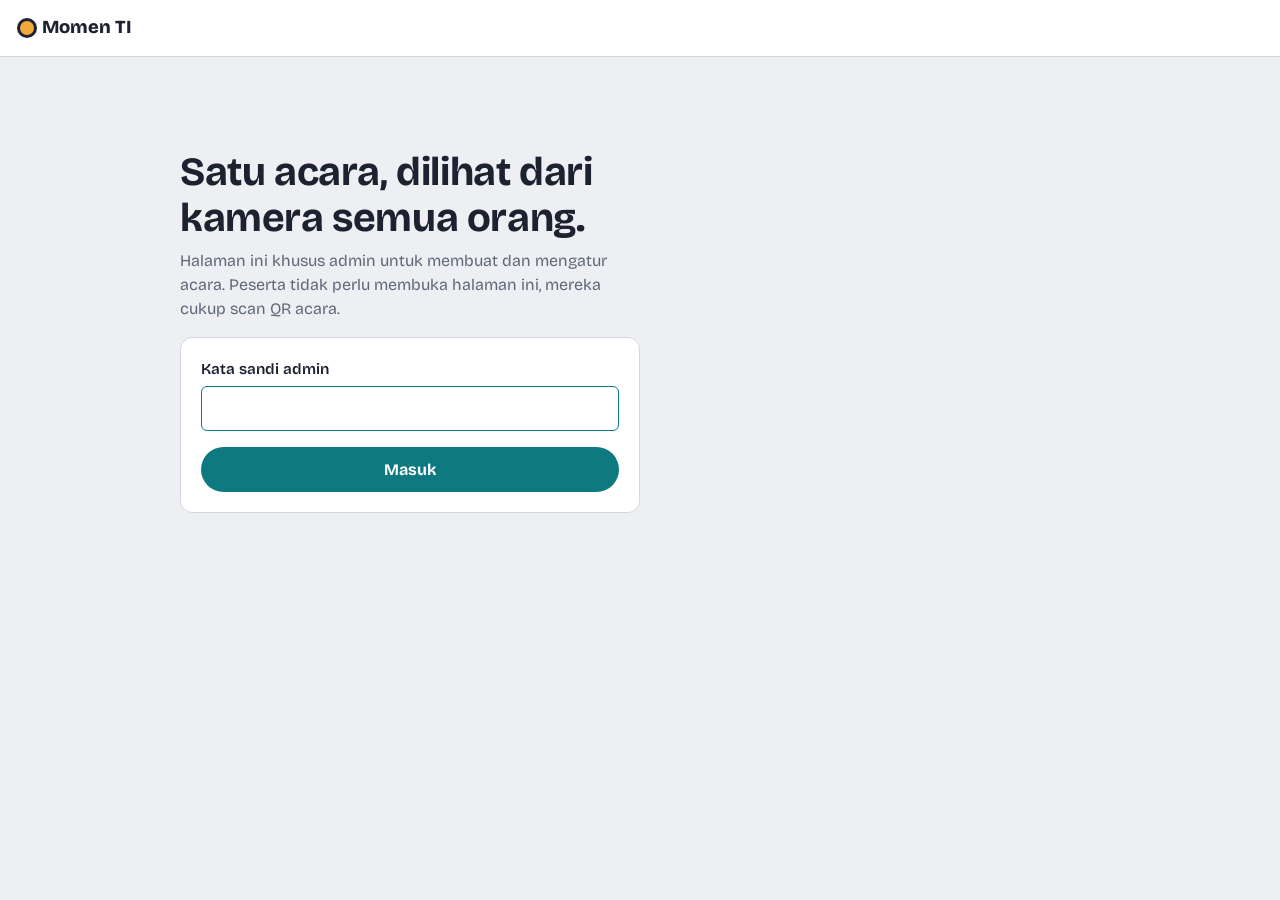
<file: index.html>
<!doctype html>
<html lang="id">
<head>
<meta charset="utf-8">
<meta name="viewport" content="width=device-width, initial-scale=1, viewport-fit=cover">
<link rel="manifest" href="manifest.json">
<link rel="icon" href="icon.svg">
<link rel="preconnect" href="https://fonts.googleapis.com"><link rel="preconnect" href="https://fonts.gstatic.com" crossorigin>
<link rel="preload" as="style" href="https://fonts.googleapis.com/css2?family=Bricolage+Grotesque:opsz,wght@12..96,400..800&display=swap" onload="this.onload=null;this.rel='stylesheet'"><noscript><link rel="stylesheet" href="https://fonts.googleapis.com/css2?family=Bricolage+Grotesque:opsz,wght@12..96,400..800&display=swap"></noscript>
<title>Momen TI</title>
<meta name="theme-color" content="#1C2230">
<link rel="stylesheet" href="css/style.css?v=13">
</head>
<body>
<header class="topbar">
  <a class="brand app-name" href="./">Momen TI</a>
  <div class="row" id="who-box"></div>
</header>
<main class="wrap">
  <div id="setup"></div>

  <section id="login" class="hidden" style="padding-top: 8vh; max-width: 460px">
    <h1>Satu acara, dilihat dari kamera semua orang.</h1>
    <p class="muted">Halaman ini khusus admin untuk membuat dan mengatur acara. Peserta tidak perlu membuka halaman ini, mereka cukup scan QR acara.</p>
    <form id="login-form" class="panel" novalidate>
      <label for="password">Kata sandi admin</label>
      <input id="password" type="password" autocomplete="current-password" required>
      <p id="login-msg" class="msg hidden" role="alert" style="margin-top:1rem"></p>
      <button class="btn block" style="margin-top:1rem">Masuk</button>
    </form>
  </section>

  <section id="dash" class="hidden">
    <div class="row spread" style="margin: .5rem 0 1.25rem">
      <h1 id="title" style="margin:0">Semua acara</h1>
      <div class="row"><a class="btn ghost" href="masukan.html" id="fb-link">💬 Masukan pengguna</a><button class="btn" id="btn-new">Buat acara</button></div>
    </div>
    <form id="new-form" class="panel hidden" novalidate style="margin-bottom:1.5rem">
      <h2>Acara baru</h2>
      <div id="form-fields"></div>
      <p id="msg" class="msg hidden" role="alert" style="margin-top:1rem"></p>
      <div class="row" style="margin-top:1.25rem">
        <button class="btn" type="submit">Simpan acara</button>
        <button class="btn ghost" type="button" id="btn-cancel">Batal</button>
      </div>
    </form>
    <p class="muted" id="loading">Memuat acara…</p>
    <ul class="event-list" id="list"></ul>
    <div id="empty" class="panel hidden">
      <h2>Belum ada acara</h2>
      <p class="muted" style="margin:0">Buat acara pertama, lalu bagikan QR-nya ke peserta.</p>
    </div>
  </section>
</main>
<script src="js/config.js?v=13"></script>
<script src="js/common.js?v=13"></script>
<script src="js/api.js?v=13"></script>
<script src="js/filters.js?v=13"></script>
<script src="js/preset-engine.js?v=13"></script>
<script src="js/presets.js?v=13"></script>
<script src="js/preset-picker.js?v=13"></script>
<script src="js/event-form.js?v=13"></script>
<script src="js/dasbor.js?v=13"></script>
</body>
</html>
</file>
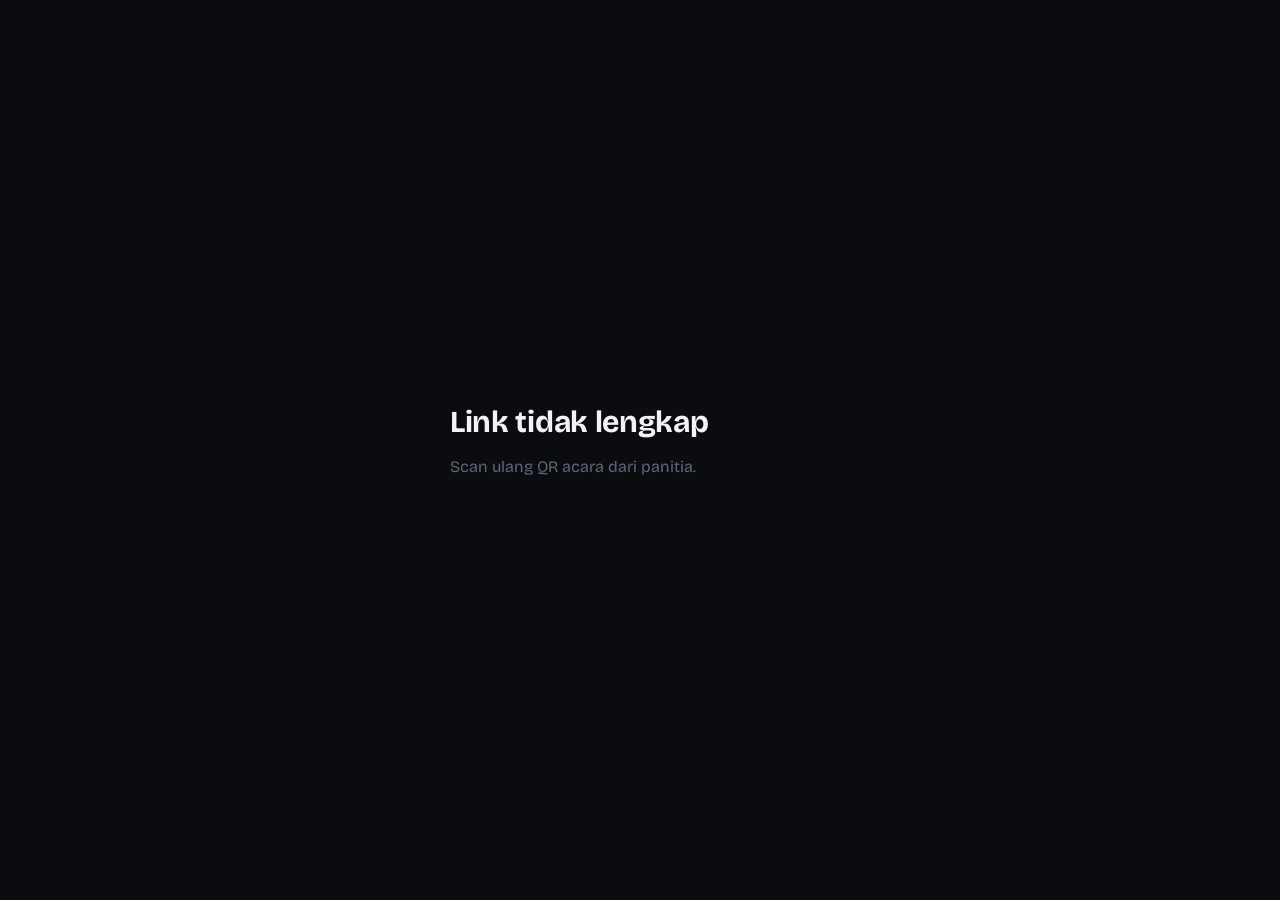
<file: acara.html>
<!doctype html>
<html lang="id">
<head>
<meta charset="utf-8">
<meta name="viewport" content="width=device-width, initial-scale=1, viewport-fit=cover">
<title>Kamera acara</title>
<link rel="manifest" href="manifest.json">
<link rel="icon" href="icon.svg">
<meta name="theme-color" content="#0A0C10">
<link rel="preconnect" href="https://fonts.googleapis.com"><link rel="preconnect" href="https://fonts.gstatic.com" crossorigin>
<link rel="preload" as="style" href="https://fonts.googleapis.com/css2?family=Bricolage+Grotesque:opsz,wght@12..96,400..800&family=Caveat:wght@600&display=swap" onload="this.onload=null;this.rel='stylesheet'"><noscript><link rel="stylesheet" href="https://fonts.googleapis.com/css2?family=Bricolage+Grotesque:opsz,wght@12..96,400..800&family=Caveat:wght@600&display=swap"></noscript>
<link rel="stylesheet" href="css/style.css?v=13">
<link rel="stylesheet" href="css/kamera.css?v=13">
</head>
<body class="cam">

<section class="screen" id="s-info">
  <div class="center"><div class="card stack">
    <h1 id="info-title">Memuat…</h1>
    <p id="info-text" class="muted"></p>
    <div id="info-actions" class="stack"></div>
  </div></div>
</section>

<section class="screen hidden" id="s-join">
  <div class="center"><div class="card">
    <div class="join-hero" id="join-hero" aria-hidden="true"><img id="join-cover" alt="" class="hidden"></div>
    <h1 class="ev-name"></h1>
    <p class="muted" id="join-desc"></p>
    <p class="people hidden" id="join-people"></p>
    <form id="join-form" novalidate>
      <div id="guest-fields">
        <label for="guest-name">Nama kamu</label>
        <input id="guest-name" maxlength="40" autocomplete="name" placeholder="Nama yang tampil di foto">
      </div>
      <div id="code-fields" class="hidden" style="margin-top:.75rem">
        <label for="code">Kode akses acara</label>
        <input id="code" maxlength="12" autocapitalize="characters" autocomplete="off">
      </div>
      <button class="btn block" id="btn-join" style="margin-top:1rem">Mulai memotret</button>
    </form>
    <p class="muted small" style="margin-top:1.25rem">Foto yang kamu ambil tersimpan di album acara ini dan bisa dilihat peserta lain serta panitia. Foto disimpan di Google Drive pengelola Momen TI; minta admin acara jika ingin fotomu dihapus.</p>
    <p id="join-msg" class="msg hidden" role="alert" style="margin-top:1rem"></p>
    <p class="small muted" style="margin-top:1.25rem">Punya saran untuk Momen TI? <button type="button" class="fb-link" data-fb>Beri masukan</button></p>
  </div></div>
</section>

<section class="screen hidden" id="s-cam">
  <div class="cam-head">
    <span class="cam-title ev-name"></span>
    <div class="row" style="gap:.5rem; flex-wrap:nowrap">
      <div class="counter" aria-live="polite"><span class="win"><b id="shots">0</b></span><span id="shots-label">sisa foto</span></div>
      <a class="btn ghost small" id="album-link">Album</a>
    </div>
  </div>
  <div class="viewfinder" id="vf">
    <video id="video" playsinline muted autoplay></video>
    <canvas id="glview" class="hidden" aria-hidden="true"></canvas>
    <div class="frame-guide"></div>
    <div class="flash" id="flash"></div>
    <img class="fly hidden" id="fly" alt="">
  </div>
  <div class="filters" id="filters" role="group" aria-label="Pilih filter"></div>
  <div class="cam-controls">
    <button class="last-btn" id="last" aria-label="Lihat foto terakhir" disabled><img id="last-img" alt="" class="hidden"></button>
    <button class="shutter" id="shutter" aria-label="Ambil foto"></button>
    <button class="side-btn" id="flip" aria-label="Ganti kamera depan/belakang">
      <svg width="22" height="22" viewBox="0 0 24 24" fill="none" stroke="currentColor" stroke-width="2" stroke-linecap="round" stroke-linejoin="round" aria-hidden="true"><path d="M20 7h-3l-2-3H9L7 7H4a1 1 0 0 0-1 1v11a1 1 0 0 0 1 1h16a1 1 0 0 0 1-1V8a1 1 0 0 0-1-1Z"/><path d="M9 13a3 3 0 0 1 5.2-2"/><path d="M15 13a3 3 0 0 1-5.2 2"/></svg>
    </button>
  </div>
  <div class="queue-note" id="queue-note" aria-live="polite"></div>
  <div class="quota-note hidden" id="quota-note" aria-live="polite"></div>
  <div class="cap-sheet hidden" id="cap-sheet" role="dialog" aria-labelledby="cap-title">
    <img id="cap-preview" alt="Pratinjau foto">
    <div class="cap-panel">
      <label id="cap-title" for="cap-text">Tulis sesuatu di bingkai <span>(opsional)</span></label>
      <div class="cap-input"><input id="cap-text" maxlength="40" autocomplete="off" enterkeyhint="done" placeholder="Contoh: Ngoding bareng, sukses bareng"><span id="cap-count">0/40</span></div>
      <div class="cap-presets" id="cap-presets"></div>
      <p class="cap-err hidden" id="cap-err" role="alert"></p>
      <div class="cap-actions"><button type="button" class="btn ghost" id="cap-skip">Lewati</button><button type="button" class="btn" id="cap-save">Simpan foto</button></div>
    </div>
  </div>
  <div class="last-view hidden" id="last-view" role="dialog" aria-label="Foto terakhir">
    <img id="last-full" alt="Foto terakhir">
    <p id="last-note">Foto ini sudah masuk ke album acara.</p>
    <div class="row" style="justify-content:center"><a class="btn small hidden" id="last-album">Lihat album</a><button class="btn ghost small" id="last-del">Hapus foto ini</button><button class="btn ghost small" id="last-close">Tutup</button></div>
  </div>
  <div class="roll-banner hidden" id="roll-banner"><div><span class="can" aria-hidden="true">🎞️</span><b id="roll-title">Rol baru!</b><small id="roll-text"></small></div></div>
</section>

<canvas id="canvas" hidden></canvas>
<script src="js/config.js?v=13"></script>
<script src="js/common.js?v=13"></script>
<script src="js/api.js?v=13"></script>
<script src="js/filters.js?v=13"></script>
<script src="js/preset-engine.js?v=13"></script>
<script src="js/presets.js?v=13"></script>
<script src="js/queue.js?v=13"></script>
<script src="js/feedback.js?v=13"></script>
<script src="js/caption.js?v=13"></script>
<script src="js/kamera.js?v=13"></script>
</body>
</html>
</file>
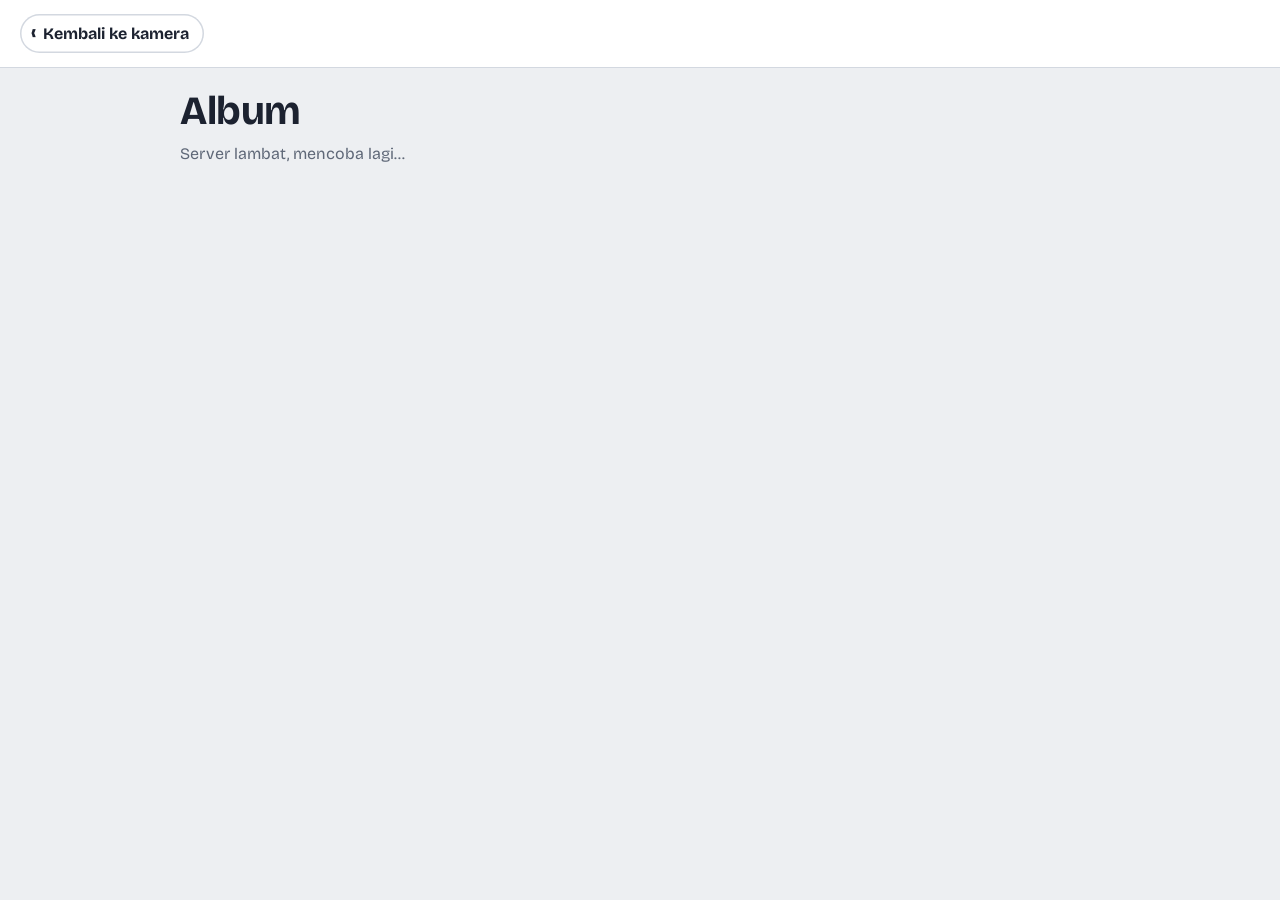
<file: album.html>
<!doctype html>
<html lang="id">
<head>
<meta charset="utf-8">
<meta name="viewport" content="width=device-width, initial-scale=1, viewport-fit=cover">
<title>Album acara</title>
<link rel="icon" href="icon.svg">
<link rel="preconnect" href="https://fonts.googleapis.com"><link rel="preconnect" href="https://fonts.gstatic.com" crossorigin>
<link rel="preload" as="style" href="https://fonts.googleapis.com/css2?family=Bricolage+Grotesque:opsz,wght@12..96,400..800&display=swap" onload="this.onload=null;this.rel='stylesheet'"><noscript><link rel="stylesheet" href="https://fonts.googleapis.com/css2?family=Bricolage+Grotesque:opsz,wght@12..96,400..800&display=swap"></noscript>
<link rel="stylesheet" href="css/style.css?v=13">
</head>
<body>
<header class="topbar">
  <a class="back-btn" id="back" href="#"><span aria-hidden="true">‹</span> Kembali ke kamera</a>
  <a class="btn ghost small hidden" id="manage" href="./">Kelola</a>
</header>
<main class="wrap">
  <h1 id="title">Album</h1>
  <p class="muted" id="sub" aria-live="polite">Memuat album…</p>
  <div class="album-tools" id="tools"></div>
  <div class="tabs hidden" id="tabs" role="tablist" aria-label="Saring foto">
    <button role="tab" data-tab="semua" aria-selected="true">Semua</button>
    <button role="tab" data-tab="saya" aria-selected="false">Foto saya</button>
    <button role="tab" data-tab="favorit" aria-selected="false">Terfavorit</button>
  </div>
  <div id="locked" class="panel hidden"></div>
  <div class="day-chips hidden" id="days" role="tablist" aria-label="Pilih hari"></div>
  <div class="photo-grid" id="grid"></div>
</main>

<a class="fab hidden" id="fab" aria-label="Kembali ke kamera untuk memotret lagi"><span aria-hidden="true">📷</span> Potret lagi</a>

<dialog class="viewer" id="viewer" aria-label="Lihat foto">
  <div class="viewer-inner">
    <div class="viewer-bar"><button class="btn ghost small" id="v-close"><span aria-hidden="true">‹</span> Kembali ke album</button><span id="v-by" class="small" style="text-align:right"></span></div>
    <div class="viewer-img"><img id="v-img" alt=""></div>
    <div>
      <div class="reacts" id="v-reacts" role="group" aria-label="Reaksi"></div>
      <p class="v-note hidden" id="v-note"></p>
    </div>
    <div class="v-comments hidden" id="v-comments">
      <div id="c-list"><p class="v-note">Memuat komentar…</p></div>
      <form class="comment-form hidden" id="c-form" novalidate>
        <input id="c-text" maxlength="200" placeholder="Tulis komentar…" aria-label="Tulis komentar" autocomplete="off">
        <button class="btn small">Kirim</button>
      </form>
    </div>
    <div class="viewer-foot row spread">
      <div class="row">
        <button class="btn ghost small" id="v-prev" aria-label="Foto sebelumnya">‹</button>
        <button class="btn ghost small" id="v-next" aria-label="Foto berikutnya">›</button>
      </div>
      <div class="row">
        <button class="btn ghost small hidden" id="v-ctoggle">Komentar</button>
        <button class="btn ghost small" id="v-report">Laporkan</button>
        <button class="btn ghost small hidden" id="v-del">Hapus</button>
        <button class="btn small" id="v-dl">Unduh</button>
      </div>
    </div>
  </div>
</dialog>

<dialog class="act-dlg" id="act-dlg" aria-labelledby="act-title">
  <div class="act-head"><h2 id="act-title">Aktivitas di fotomu</h2><button class="btn ghost small" id="act-close">Tutup</button></div>
  <ul class="act-list" id="act-list"></ul>
  <p class="muted small" style="margin:.75rem 0 0">Hanya aktivitas pada foto yang kamu ambil dari HP ini.</p>
</dialog>

<script src="js/config.js?v=13"></script>
<script src="js/common.js?v=13"></script>
<script src="js/api.js?v=13"></script>
<script src="js/thumbs.js?v=13"></script>
<script src="js/feedback.js?v=13"></script>
<script src="js/album.js?v=13"></script>
</body>
</html>
</file>
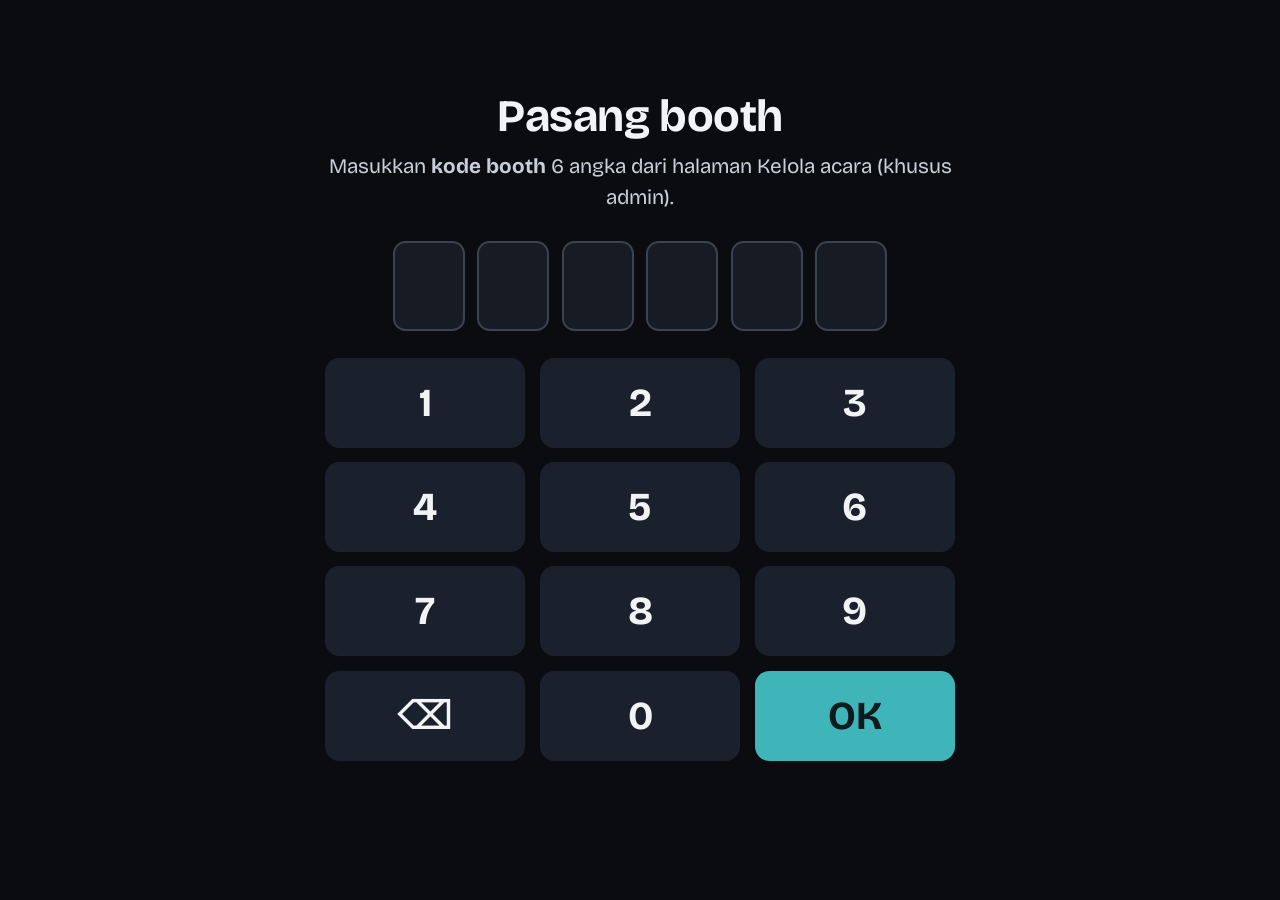
<file: booth.html>
<!doctype html>
<html lang="id">
<head>
<meta charset="utf-8">
<meta name="viewport" content="width=device-width, initial-scale=1, viewport-fit=cover">
<title>Booth · Momen TI</title>
<link rel="icon" href="icon.svg">
<meta name="theme-color" content="#0A0C10">
<link rel="preconnect" href="https://fonts.googleapis.com"><link rel="preconnect" href="https://fonts.gstatic.com" crossorigin>
<link rel="preload" as="style" href="https://fonts.googleapis.com/css2?family=Bricolage+Grotesque:opsz,wght@12..96,400..800&family=Caveat:wght@600&display=swap" onload="this.onload=null;this.rel='stylesheet'"><noscript><link rel="stylesheet" href="https://fonts.googleapis.com/css2?family=Bricolage+Grotesque:opsz,wght@12..96,400..800&family=Caveat:wght@600&display=swap"></noscript>
<link rel="stylesheet" href="css/style.css?v=13">
<link rel="stylesheet" href="css/booth.css?v=13">
</head>
<body class="booth">
<video id="cam" playsinline muted autoplay class="off"></video>
<canvas id="camgl" class="hidden off" aria-hidden="true"></canvas>

<!-- Pemasangan booth -->
<section id="s-pair" class="layer hidden">
  <div class="center-b"><div class="pair">
    <h1>Pasang booth</h1>
    <p>Masukkan <b>kode booth</b> 6 angka dari halaman Kelola acara (khusus admin).</p>
    <div class="pin-view" id="pin-view" aria-live="polite"></div>
    <div class="keypad" id="keypad"></div>
    <div class="msg-b" id="pair-msg" role="alert"></div>
  </div></div>
</section>

<!-- Idle: live wall / pratinjau kamera -->
<section id="s-idle" class="layer hidden">
  <div class="topbar-b">
    <div><div class="name" id="ev-name"></div><div class="sub" id="ev-sub"></div></div>
    <span class="pill" id="booth-name"></span>
  </div>
  <div class="wall hidden" id="wall"></div>
  <div class="idle-cta">
    <div class="idle-status" id="idle-status"></div>
    <h1 id="idle-title">Abadikan momenmu di sini.</h1>
    <p id="idle-text">Pilih filter, berpose, dan scan QR untuk menyimpan fotonya.</p>
    <button class="big-btn" id="btn-start"><span class="dot" aria-hidden="true"></span>Sentuh untuk berfoto</button>
  </div>
  <div class="qr-card"><div class="qr" id="ev-qr"></div><p>Ikut memotret dari HP-mu</p></div>
</section>

<!-- Siap memotret -->
<section id="s-ready" class="layer hidden">
  <div class="guide hidden" id="guide"></div>
  <div class="topbar-b">
    <div><div class="name" id="ev-name2"></div><div class="sub">Pilih filter, tekan tombol bulat, lalu lihat ke kamera di atas layar ⬆</div></div>
    <button class="pill" id="btn-back">Kembali</button>
  </div>
  <div class="ready-bottom">
    <div class="filters-b" id="filters" role="group" aria-label="Pilih filter"></div>
    <button class="shutter-b" id="btn-shoot" aria-label="Ambil foto (hitung mundur 3 detik)"></button>
    <div class="hint-b">Hitung mundur 3 detik.<br>Layar akan berkedip terang.</div>
  </div>
</section>

<div id="count" class="hidden"></div>
<div id="flash"></div>
<div class="processing hidden" id="processing">Mencetak foto…</div>

<!-- Hasil -->
<section id="s-result" class="hidden">
  <div class="result">
    <div class="photo"><img id="res-img" alt="Hasil foto"></div>
    <div>
      <h2>Keren! 📸</h2>
      <p id="res-text">Scan QR ini dengan kamera HP untuk menyimpan fotomu.</p>
      <div class="qr-big" id="res-qr"><div class="spinner"></div></div>
      <div class="actions">
        <button class="big-btn" id="btn-again"><span class="dot" aria-hidden="true"></span>Foto lagi</button>
        <button class="pill" id="btn-done">Selesai</button>
      </div>
      <div class="back-in" id="back-in"></div>
    </div>
  </div>
</section>

<!-- Pesan (kamera bermasalah, dll.) -->
<section id="s-note" class="layer hidden">
  <div class="center-b"><div class="note-b"><h1 id="note-title"></h1><p id="note-text"></p><div id="note-actions"></div></div></div>
</section>

<script src="js/vendor/qrcode.js"></script>
<script src="js/config.js?v=13"></script>
<script src="js/common.js?v=13"></script>
<script src="js/api.js?v=13"></script>
<script src="js/filters.js?v=13"></script>
<script src="js/preset-engine.js?v=13"></script>
<script src="js/presets.js?v=13"></script>
<script src="js/queue.js?v=13"></script>
<script src="js/render.js?v=13"></script>
<script src="js/booth.js?v=13"></script>
</body>
</html>
</file>
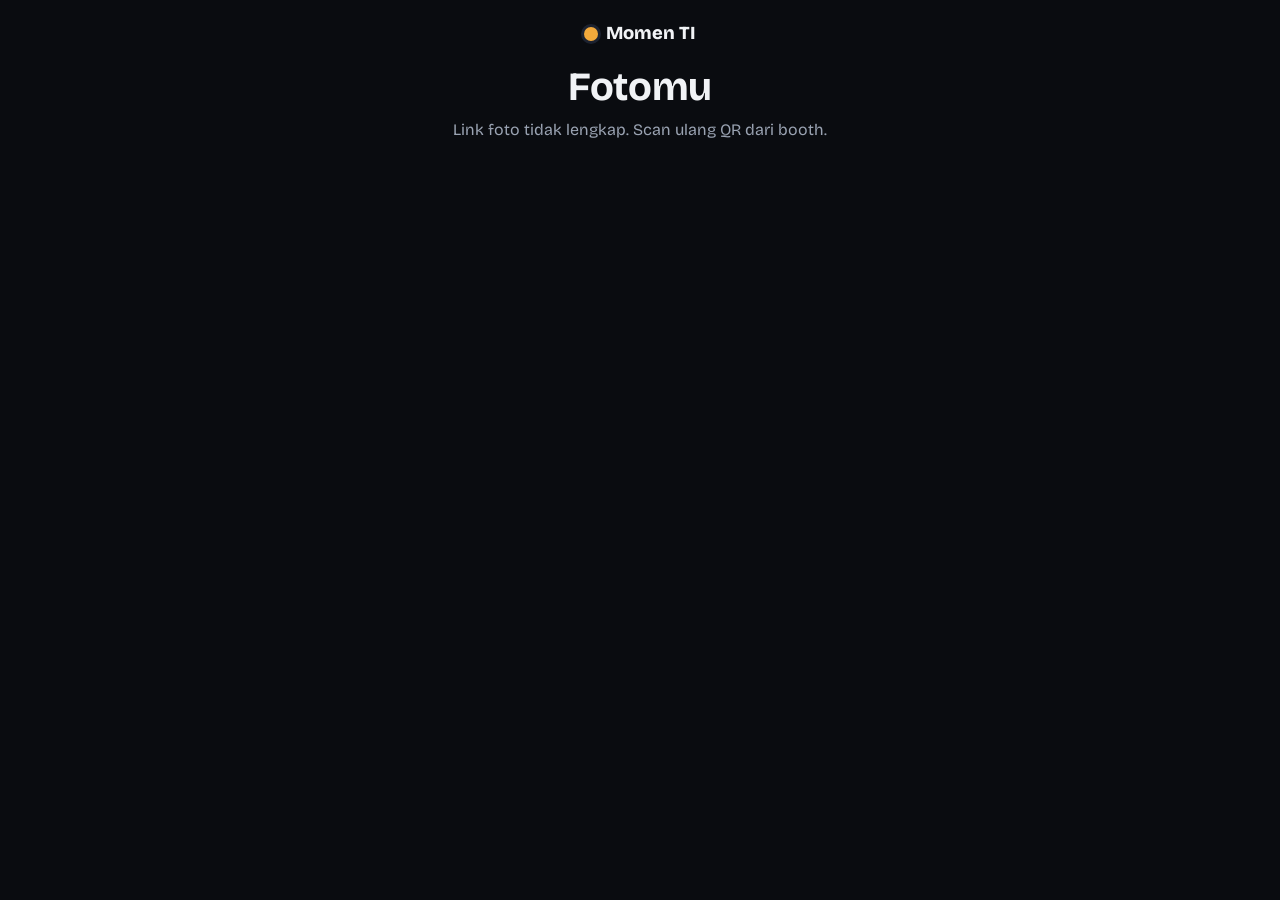
<file: foto.html>
<!doctype html>
<html lang="id">
<head>
<meta charset="utf-8">
<meta name="viewport" content="width=device-width, initial-scale=1, viewport-fit=cover">
<title>Fotomu · Momen TI</title>
<link rel="icon" href="icon.svg">
<meta name="theme-color" content="#0A0C10">
<link rel="preconnect" href="https://fonts.googleapis.com"><link rel="preconnect" href="https://fonts.gstatic.com" crossorigin>
<link rel="preload" as="style" href="https://fonts.googleapis.com/css2?family=Bricolage+Grotesque:opsz,wght@12..96,400..800&display=swap" onload="this.onload=null;this.rel='stylesheet'"><noscript><link rel="stylesheet" href="https://fonts.googleapis.com/css2?family=Bricolage+Grotesque:opsz,wght@12..96,400..800&display=swap"></noscript>
<link rel="stylesheet" href="css/style.css?v=13">
<style>
  body.share { background: #0A0C10; color: #F1F3F6; min-height: 100vh; }
  body.share .muted { color: #9AA3B2; }
  .share-wrap { max-width: 520px; margin: 0 auto; padding: 1.25rem 1.25rem 2.5rem; text-align: center; }
  .share-wrap img { width: 100%; height: auto; border-radius: 4px; box-shadow: 0 16px 40px rgba(0,0,0,.5); margin: 1rem 0 1.25rem; }
  .share-wrap .btn.ghost { color: #F1F3F6; box-shadow: inset 0 0 0 1.5px #3A4352; }
  .share-wrap .skeleton { aspect-ratio: 6 / 7; margin: 1rem 0 1.25rem; background: #1B212C; }
</style>
</head>
<body class="share">
<main class="share-wrap">
  <a class="brand" href="./" style="color:#F1F3F6">Momen TI</a>
  <h1 id="title" style="margin-top:1rem">Fotomu</h1>
  <p class="muted" id="sub">Memuat foto…</p>
  <div class="skeleton" id="sk"></div>
  <img id="img" alt="Foto dari booth" class="hidden">
  <div class="stack" id="actions" style="display:none">
    <button class="btn block" id="btn-save">Simpan foto</button>
    <a class="btn ghost block" id="btn-event">Ikut memotret di acara ini</a>
    <p class="muted small">Di iPhone, pilih “Simpan Gambar” pada menu yang muncul. Link ini berlaku 60 hari.</p>
    <button class="btn ghost block" id="btn-fb">💬 Beri masukan</button>
  </div>
</main>
<script src="js/config.js?v=13"></script>
<script src="js/common.js?v=13"></script>
<script src="js/api.js?v=13"></script>
<script src="js/feedback.js?v=13"></script>
<script>
(async function () {
  const d = location.hash.slice(1);
  if (!d) { $('#sub').textContent = 'Link foto tidak lengkap. Scan ulang QR dari booth.'; $('#sk').remove(); return; }
  let r;
  try { r = await api('sharedPhoto', { d }, { onSlow: (m) => { $('#sub').textContent = m; } }); }
  catch (err) { $('#sub').textContent = err.message; $('#sk').remove(); return; }
  $('#title').textContent = r.event.name;
  $('#sub').textContent = `Diambil di ${r.by} · ${fmtDate(r.t)}`;
  $('#sk').remove();
  $('#img').src = r.data; $('#img').classList.remove('hidden');
  $('#actions').style.display = '';
  $('#btn-event').href = `acara.html?e=${encodeURIComponent(r.event.slug)}`;
  $('#btn-fb').onclick = () => Feedback.open({ slug: r.event.slug, page: 'booth-qr' });
  const bin = atob(r.data.split(',')[1]); const arr = new Uint8Array(bin.length);
  for (let i = 0; i < bin.length; i++) arr[i] = bin.charCodeAt(i);
  const name = `momen-ti_${new Date(r.t).toISOString().slice(0, 19).replace(/[-:T]/g, '')}.jpg`;
  const file = new File([arr], name, { type: 'image/jpeg' });
  $('#btn-save').onclick = async () => {
    if (navigator.canShare && navigator.canShare({ files: [file] })) {
      try { await navigator.share({ files: [file] }); return; } catch (e) { if (e.name === 'AbortError') return; }
    }
    const url = URL.createObjectURL(file);
    const a = document.createElement('a'); a.href = url; a.download = name; document.body.append(a); a.click(); a.remove();
    setTimeout(() => URL.revokeObjectURL(url), 10000);
  };
})();
</script>
</body>
</html>
</file>
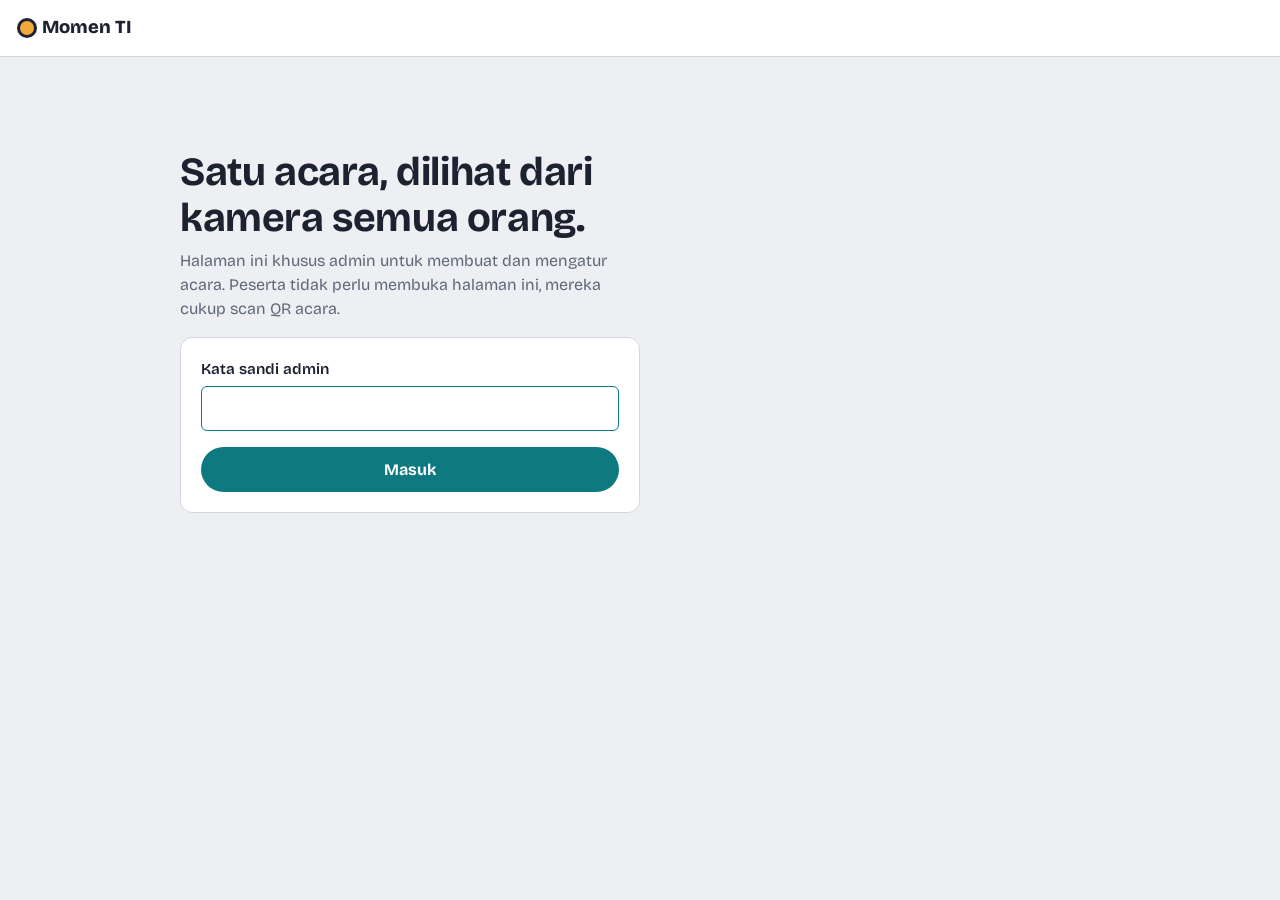
<file: kelola.html>
<!doctype html>
<html lang="id">
<head>
<meta charset="utf-8">
<meta name="viewport" content="width=device-width, initial-scale=1, viewport-fit=cover">
<link rel="icon" href="icon.svg">
<link rel="preconnect" href="https://fonts.googleapis.com"><link rel="preconnect" href="https://fonts.gstatic.com" crossorigin>
<link rel="preload" as="style" href="https://fonts.googleapis.com/css2?family=Bricolage+Grotesque:opsz,wght@12..96,400..800&display=swap" onload="this.onload=null;this.rel='stylesheet'"><noscript><link rel="stylesheet" href="https://fonts.googleapis.com/css2?family=Bricolage+Grotesque:opsz,wght@12..96,400..800&display=swap"></noscript>
<title>Kelola acara · Momen TI</title>
<link rel="stylesheet" href="css/style.css?v=13">
</head>
<body>
<header class="topbar">
  <a class="brand app-name" href="./">Momen TI</a>
  <a class="btn ghost small" href="./">Semua acara</a>
</header>
<main class="wrap">
  <div style="margin:.5rem 0 1.25rem">
    <h1 id="ev-name" style="margin-bottom:.35rem">Memuat…</h1>
    <div class="row small" id="ev-meta"></div>
  </div>
  <div id="content" class="hidden">
    <section class="panel hidden" id="archived">
      <h2>Acara diarsipkan</h2>
      <p class="muted">Kamera ditutup dan album tidak bisa dibuka peserta. Foto tetap aman di Google Drive.</p>
      <button class="btn" id="btn-restore">Aktifkan kembali</button>
    </section>

    <section class="panel">
      <h2>Bagikan ke peserta</h2>
      <div class="qr-box">
        <div id="qr" class="qr-img" role="img" aria-label="QR code menuju kamera acara"></div>
        <div class="stack">
          <p class="muted" style="margin:0">Cetak QR ini di meja atau tampilkan di layar. Peserta cukup scan, tanpa install aplikasi.</p>
          <div class="copy"><input id="link" readonly aria-label="Link kamera acara"><button class="btn ghost small" id="btn-copy">Salin</button></div>
          <div class="row">
            <button class="btn small" id="dl-poster">Unduh poster</button>
            <button class="btn ghost small" id="dl-qr">Unduh QR saja</button>
            <a class="btn ghost small" id="open-cam">Buka kamera</a>
            <a class="btn ghost small" id="open-album">Lihat album</a>
            <a class="btn ghost small" id="open-drive" target="_blank" rel="noopener">Folder Drive</a>
          </div>
        </div>
      </div>
    </section>

    <section class="panel">
      <h2>Sampul acara</h2>
      <div class="cover-box">
        <div class="cover-preview" id="cover-preview"><span id="cover-empty">Belum ada sampul</span><img id="cover-img" alt="Sampul acara" class="hidden"></div>
        <div class="stack">
          <p class="muted small" style="margin:0">Tampil di bagian atas halaman yang dibuka peserta setelah scan QR, dan di poster. Gunakan foto lokasi, poster acara, atau logo. Gambar otomatis dipotong 16:9.</p>
          <div class="row">
            <label class="btn small" for="cover-file" style="margin:0">Pilih gambar</label>
            <input type="file" id="cover-file" accept="image/*" class="hidden">
            <button class="btn ghost small hidden" id="cover-remove">Hapus sampul</button>
          </div>
          <p class="muted small" style="margin:0">Warna acara bisa diubah di <b>Pengaturan acara</b>.</p>
        </div>
      </div>
    </section>

    <section class="panel" id="booth-panel">
      <div class="row spread"><h2 style="margin:0">Booth layar sentuh / Android TV</h2><span class="muted small" id="booth-state"></span></div>
      <div id="booth-off" class="hidden" style="margin-top:.75rem">
        <p class="muted">Jadikan layar sentuh atau TV berkamera di lab sebagai photobooth untuk acara ini. Foto booth langsung masuk ke album yang sama.</p>
        <button class="btn" id="btn-booth-on">Aktifkan booth</button>
      </div>
      <div id="booth-on" class="hidden" style="margin-top:.75rem">
        <div class="grid2" style="align-items:start">
          <div>
            <p class="small muted" style="margin:0 0 .25rem">Kode booth</p>
            <p id="booth-pin" style="font-size:2.4rem;font-weight:800;letter-spacing:.2em;margin:0;font-variant-numeric:tabular-nums"></p>
            <p class="small muted" style="margin:.5rem 0 0">Di layar booth, buka <b id="booth-url"></b>, lalu masukkan kode ini. Cukup sekali per perangkat.</p>
          </div>
          <div>
            <label for="booth-name-input">Nama booth <span class="hint">Tampil di bingkai foto dan sebagai nama pemotret</span></label>
            <div class="copy"><input id="booth-name-input" maxlength="30"><button class="btn ghost small" id="btn-booth-name">Simpan</button></div>
            <button class="btn ghost small" id="btn-booth-reset" style="margin-top:.75rem">Buat kode baru (cabut semua booth lama)</button>
          </div>
        </div>
      </div>
    </section>

    <section class="panel">
      <div class="row spread"><h2 style="margin:0">Ringkasan</h2><span class="muted small" id="reveal-info"></span></div>
      <p id="stats" style="margin:.75rem 0 0"></p>
    </section>

    <section class="panel">
      <details id="settings">
        <summary><h2 style="display:inline">Pengaturan acara</h2></summary>
        <form id="edit-form" novalidate style="margin-top:1rem">
          <div id="form-fields"></div>
          <p id="msg" class="msg hidden" role="alert" style="margin-top:1rem"></p>
          <div class="row" style="margin-top:1.25rem">
            <button class="btn" type="submit">Simpan perubahan</button>
            <button class="btn ghost" type="button" id="btn-archive">Arsipkan acara</button>
          </div>
        </form>
      </details>
    </section>

    <section class="panel">
      <div class="row spread"><h2 style="margin:0">Moderasi foto</h2><span class="muted small">Foto yang dilaporkan tampil paling atas</span></div>
      <p class="muted small" style="margin:.5rem 0 1rem">Sembunyikan foto agar tidak tampil di album, atau hapus (file di Drive dipindah ke sampah). Foto otomatis disembunyikan setelah 3 laporan.</p>
      <div class="photo-grid" id="photos"></div>
      <p class="muted hidden" id="no-photos">Belum ada foto.</p>
    </section>

    <section class="panel">
      <div class="row spread"><h2 style="margin:0">Komentar</h2><span class="muted small" id="c-status"></span></div>
      <p class="muted small" style="margin:.5rem 0 .5rem">Komentar yang dilaporkan tampil paling atas. Komentar otomatis disembunyikan setelah 3 laporan.</p>
      <ul class="mod-comments" id="mod-comments"></ul>
      <p class="muted hidden" id="no-comments" style="margin:0">Belum ada komentar.</p>
    </section>
  </div>
</main>
<script src="js/vendor/qrcode.js"></script>
<script src="js/config.js?v=13"></script>
<script src="js/common.js?v=13"></script>
<script src="js/api.js?v=13"></script>
<script src="js/filters.js?v=13"></script>
<script src="js/preset-engine.js?v=13"></script>
<script src="js/presets.js?v=13"></script>
<script src="js/preset-picker.js?v=13"></script>
<script src="js/event-form.js?v=13"></script>
<script src="js/thumbs.js?v=13"></script>
<script src="js/kelola.js?v=13"></script>
</body>
</html>
</file>
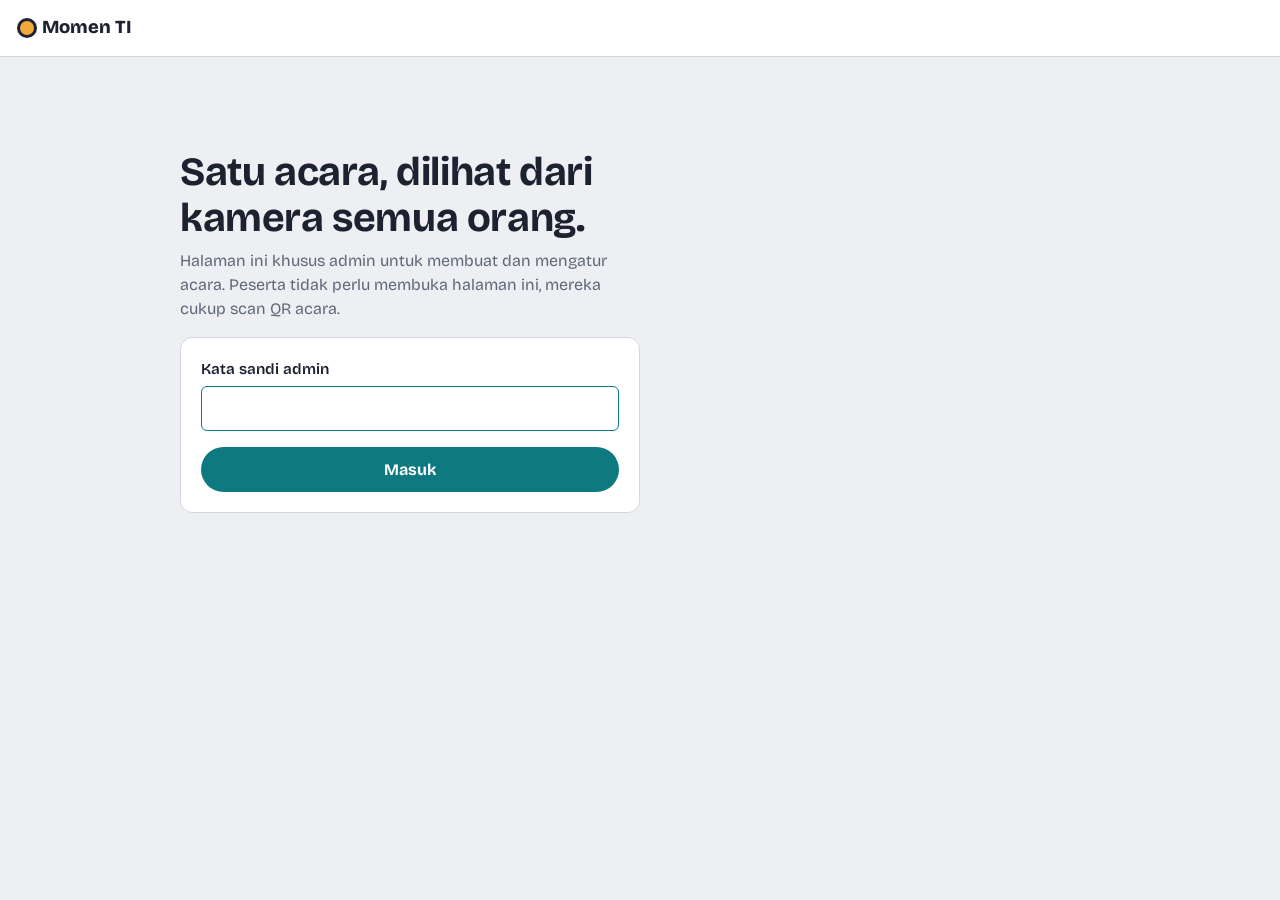
<file: masukan.html>
<!doctype html>
<html lang="id">
<head>
<meta charset="utf-8">
<meta name="viewport" content="width=device-width, initial-scale=1, viewport-fit=cover">
<title>Masukan pengguna · Momen TI</title>
<link rel="icon" href="icon.svg">
<link rel="preconnect" href="https://fonts.googleapis.com"><link rel="preconnect" href="https://fonts.gstatic.com" crossorigin>
<link rel="preload" as="style" href="https://fonts.googleapis.com/css2?family=Bricolage+Grotesque:opsz,wght@12..96,400..800&display=swap" onload="this.onload=null;this.rel='stylesheet'"><noscript><link rel="stylesheet" href="https://fonts.googleapis.com/css2?family=Bricolage+Grotesque:opsz,wght@12..96,400..800&display=swap"></noscript>
<link rel="stylesheet" href="css/style.css?v=13">
</head>
<body>
<header class="topbar">
  <a class="brand" href="./">Momen TI</a>
  <a class="btn ghost small" href="./">Semua acara</a>
</header>
<main class="wrap" style="max-width:760px">
  <h1>Masukan pengguna</h1>
  <p class="muted" id="sub">Memuat masukan…</p>
  <ul class="fb-list" id="list"></ul>
</main>
<script src="js/config.js?v=13"></script>
<script src="js/common.js?v=13"></script>
<script src="js/api.js?v=13"></script>
<script>
(function () {
  if (!configured()) { $('#sub').innerHTML = setupWarning(); return; }
  if (!Auth.get()) { location.replace('./?next=' + encodeURIComponent(location.href)); return; }
  const PAGE = { album: 'album', kamera: 'halaman kamera', 'booth-qr': 'QR booth' };
  (async () => {
    let d;
    try { d = await api('listFeedback', {}, { onSlow: (m) => { $('#sub').textContent = m; } }); }
    catch (err) {
      if (err.code === 'need_login') { Auth.logout(); location.replace('./?next=' + encodeURIComponent(location.href)); return; }
      $('#sub').textContent = err.message; return;
    }
    const seen = Number(store.get('momen.fb.seen') || 0);
    $('#sub').textContent = d.total ? `${d.total} masukan, terbaru di atas.` : 'Belum ada masukan.';
    $('#list').innerHTML = d.items.map((i) => `
      <li class="fb-item ${Date.parse(i.t) > seen ? 'new' : ''}">
        <p>${esc(i.message)}</p>
        <div class="meta">${fmtDate(i.t)}${i.event ? ` · ${esc(i.event)}` : ''}${i.page ? ` · dari ${esc(PAGE[i.page] || i.page)}` : ''}${i.device ? ` · ${esc(i.device)}` : ''}</div>
      </li>`).join('');
    // Tandai semua sebagai sudah dilihat (disimpan di perangkat admin ini).
    store.set('momen.fb.seen', String(Date.now()));
  })();
})();
</script>
</body>
</html>
</file>
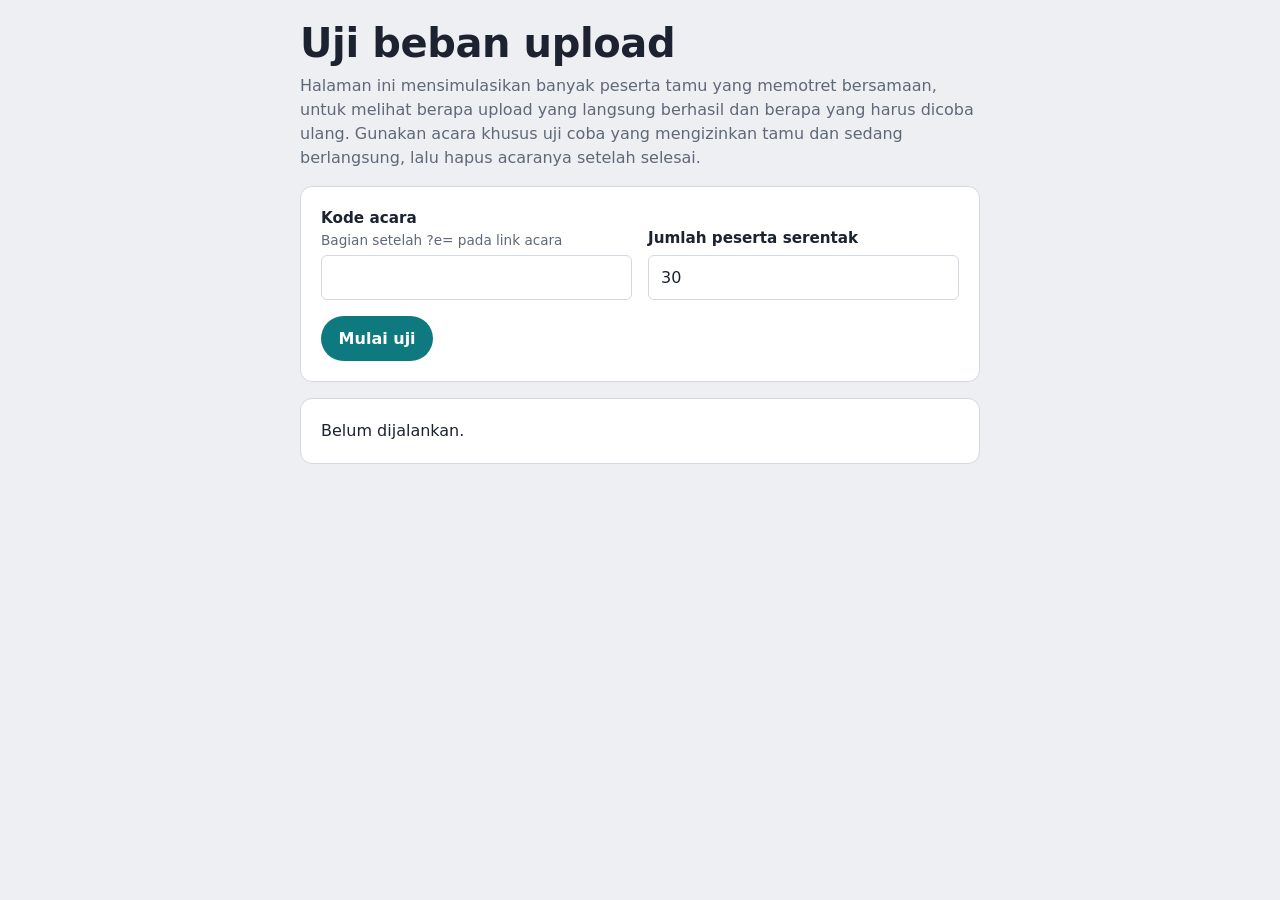
<file: uji-beban.html>
<!doctype html>
<html lang="id">
<head>
<meta charset="utf-8">
<meta name="viewport" content="width=device-width, initial-scale=1">
<title>Uji beban · Momen TI</title>
<link rel="stylesheet" href="css/style.css?v=13">
</head>
<body>
<main class="wrap" style="max-width:720px">
  <h1>Uji beban upload</h1>
  <p class="muted">Halaman ini mensimulasikan banyak peserta tamu yang memotret bersamaan, untuk melihat berapa upload yang langsung berhasil dan berapa yang harus dicoba ulang. Gunakan acara khusus uji coba yang mengizinkan tamu dan sedang berlangsung, lalu hapus acaranya setelah selesai.</p>
  <div class="panel">
    <div class="grid2">
      <div><label for="slug">Kode acara <span class="hint">Bagian setelah ?e= pada link acara</span></label><input id="slug"></div>
      <div><label for="n">Jumlah peserta serentak</label><input id="n" type="number" min="1" max="60" value="30"></div>
    </div>
    <button class="btn" id="go" style="margin-top:1rem">Mulai uji</button>
  </div>
  <div class="panel" id="out" style="white-space:pre-wrap;font-variant-numeric:tabular-nums">Belum dijalankan.</div>
</main>
<script src="js/config.js?v=13"></script>
<script src="js/common.js?v=13"></script>
<script src="js/api.js?v=13"></script>
<script>
function testJpeg(i) {
  const c = document.createElement('canvas'); c.width = 1200; c.height = 1400;
  const x = c.getContext('2d');
  x.fillStyle = `hsl(${(i * 37) % 360} 50% 50%)`; x.fillRect(0, 0, c.width, c.height);
  for (let k = 0; k < 400; k++) { x.fillStyle = `hsl(${Math.random() * 360} 60% 60%)`; x.fillRect(Math.random() * 1200, Math.random() * 1400, 60, 60); }
  x.fillStyle = '#fff'; x.font = '120px sans-serif'; x.fillText('UJI ' + i, 100, 700);
  const t = document.createElement('canvas'); t.width = 400; t.height = 467; t.getContext('2d').drawImage(c, 0, 0, 400, 467);
  return { image: c.toDataURL('image/jpeg', 0.85), thumb: t.toDataURL('image/jpeg', 0.7) };
}
async function oneUser(slug, i, log) {
  const t0 = performance.now();
  const join = await api('join', { slug, name: 'Uji Beban ' + i, auth: null }); // selalu sebagai tamu, walau browser ini sedang login
  const img = testJpeg(i);
  let tries = 0;
  for (;;) {
    tries++;
    try {
      await api('upload', { slug, auth: null, pt: join.pt, image: img.image, thumb: img.thumb, filter: 'asli', takenAt: Date.now() });
      return { ok: true, tries, ms: performance.now() - t0 };
    } catch (e) {
      if (!e.retry || tries >= 6) return { ok: false, tries, ms: performance.now() - t0, err: e.message };
      await new Promise((r) => setTimeout(r, 2000 * tries));
    }
  }
}
$('#go').onclick = async () => {
  const slug = $('#slug').value.trim(), n = Math.min(60, Math.max(1, +$('#n').value || 1));
  if (!slug) return alert('Isi kode acara.');
  $('#go').disabled = true;
  const out = $('#out'); out.textContent = `Menjalankan ${n} peserta serentak…`;
  const t0 = performance.now();
  const res = await Promise.all(Array.from({ length: n }, (_, i) => oneUser(slug, i + 1).catch((e) => ({ ok: false, tries: 1, ms: 0, err: e.message }))));
  const ok = res.filter((r) => r.ok), retried = ok.filter((r) => r.tries > 1);
  const ms = ok.map((r) => r.ms).sort((a, b) => a - b);
  const pct = (p) => ms.length ? (ms[Math.min(ms.length - 1, Math.floor(p * ms.length))] / 1000).toFixed(1) + ' dtk' : '-';
  out.textContent = [
    `Selesai dalam ${((performance.now() - t0) / 1000).toFixed(1)} detik.`,
    `Berhasil      : ${ok.length} dari ${n}`,
    `Perlu diulang : ${retried.length} (berhasil setelah dicoba ulang)`,
    `Gagal total   : ${n - ok.length}`,
    `Waktu tengah  : ${pct(0.5)}   Waktu terlama (90%): ${pct(0.9)}`,
    ...res.filter((r) => !r.ok).slice(0, 10).map((r) => `  - ${r.err}`),
  ].join('\n');
  $('#go').disabled = false;
};
</script>
</body>
</html>
</file>
<file: css/style.css>
/* Momen TI — palet terinspirasi kamar gelap: tinta biru tua, kertas foto dingin, teal larutan fixer, amber penghitung film. */
:root {
  color-scheme: light;
  --paper: #EDEFF2;
  --surface: #FFFFFF;
  --ink: #1C2230;
  --muted: #5F6878;
  --line: #D3D8E0;
  --accent: #0E7A7F;
  --accent-ink: #FFFFFF;
  --amber: #F2A93B;
  --danger: #B4382E;
  --ok: #2F7D4A;
  --radius-s: 6px;
  --radius-m: 12px;
  --font: "Bricolage Grotesque", ui-sans-serif, system-ui, -apple-system, "Segoe UI", Roboto, sans-serif;
}
@media (prefers-color-scheme: dark) {
  :root {
    color-scheme: dark;
    --paper: #12161E;
    --surface: #1B212C;
    --ink: #E7EAF0;
    --muted: #9AA3B2;
    --line: #2C3442;
    --accent: #3FB5B9;
    --accent-ink: #0C1B1C;
    --danger: #E0675C;
    --ok: #5CC283;
  }
}

* { box-sizing: border-box; }
html { -webkit-text-size-adjust: 100%; }
body {
  margin: 0; background: var(--paper); color: var(--ink);
  font: 16px/1.5 var(--font);
  padding: env(safe-area-inset-top, 0) env(safe-area-inset-right, 0) env(safe-area-inset-bottom, 0) env(safe-area-inset-left, 0);
}
h1, h2, h3 { line-height: 1.15; margin: 0 0 .5rem; font-weight: 700; letter-spacing: -0.01em; }
h1 { font-size: clamp(1.75rem, 5vw, 2.5rem); }
h2 { font-size: 1.35rem; }
h3 { font-size: 1.05rem; }
p { margin: 0 0 1rem; }
a { color: var(--accent); }
img { max-width: 100%; display: block; }
:focus-visible { outline: 3px solid var(--amber); outline-offset: 2px; }

.wrap { max-width: 960px; margin: 0 auto; padding: 1.25rem; }
.narrow { max-width: 420px; }
.muted { color: var(--muted); }
.small { font-size: .875rem; }
.row { display: flex; gap: .75rem; align-items: center; flex-wrap: wrap; }
.spread { justify-content: space-between; }
.stack > * + * { margin-top: 1rem; }
.hidden { display: none !important; }

/* Topbar */
.topbar { display: flex; align-items: center; justify-content: space-between; gap: 1rem; padding: .9rem 1.25rem; border-bottom: 1px solid var(--line); background: var(--surface); }
.brand { font-weight: 800; font-size: 1.15rem; text-decoration: none; color: var(--ink); display: inline-flex; align-items: center; gap: .5rem; }
.brand::before { content: ""; width: 14px; height: 14px; border-radius: 50%; background: var(--amber); box-shadow: 0 0 0 3px var(--ink); }

/* Form */
label { display: block; font-weight: 600; font-size: .95rem; margin-bottom: .3rem; }
.hint { display: block; font-weight: 400; color: var(--muted); font-size: .85rem; }
input, select, textarea {
  width: 100%; font: inherit; color: var(--ink); background: var(--surface);
  border: 1.5px solid var(--line); border-radius: var(--radius-s); padding: .6rem .75rem;
}
input:focus, select:focus, textarea:focus { border-color: var(--accent); outline: none; }
input[type=checkbox], input[type=radio] { width: auto; accent-color: var(--accent); }
.check { display: flex; gap: .5rem; align-items: center; font-weight: 400; }
.grid2 { display: grid; gap: 1rem; align-items: end; grid-template-columns: repeat(auto-fit, minmax(200px, 1fr)); }
.field + .field, .grid2 + .field, .field + .grid2, .grid2 + .grid2 { margin-top: 1rem; }

/* Tombol */
.btn {
  display: inline-flex; align-items: center; justify-content: center; gap: .4rem;
  font: inherit; font-weight: 700; border: 0; cursor: pointer; text-decoration: none;
  padding: .65rem 1.1rem; border-radius: 999px; background: var(--accent); color: var(--accent-ink);
}
.btn:disabled { opacity: .55; cursor: not-allowed; }
.btn.ghost { background: transparent; color: var(--ink); box-shadow: inset 0 0 0 1.5px var(--line); }
.btn.danger { background: var(--danger); color: #fff; }
.btn.small { padding: .4rem .8rem; font-size: .875rem; }
.btn.block { width: 100%; }

.msg { padding: .7rem .9rem; border-radius: var(--radius-s); background: color-mix(in srgb, var(--danger) 12%, transparent); color: var(--danger); font-size: .95rem; }
.msg.ok { background: color-mix(in srgb, var(--ok) 14%, transparent); color: var(--ok); }

/* Panel */
.panel { background: var(--surface); border: 1px solid var(--line); border-radius: var(--radius-m); padding: 1.25rem; }
.panel + .panel { margin-top: 1rem; }

/* Daftar acara: seperti strip negatif berlubang di sisi kiri */
.event-list { list-style: none; padding: 0; margin: 0; display: grid; gap: .75rem; }
.event-item {
  display: grid; grid-template-columns: 22px 1fr auto; gap: 1rem; align-items: center;
  background: var(--surface); border: 1px solid var(--line); border-radius: var(--radius-s); padding: .9rem 1rem .9rem 0; overflow: hidden;
}
.event-item .sprocket { align-self: stretch; background: var(--ink); background-image: radial-gradient(circle at 50% 50%, var(--paper) 3.5px, transparent 4px); background-size: 22px 16px; }
.event-item h3 { margin: 0 0 .15rem; }

.chip { display: inline-block; font-size: .8rem; font-weight: 700; padding: .1rem .55rem; border-radius: 999px; background: var(--line); color: var(--ink); }
.chip.aktif { background: color-mix(in srgb, var(--ok) 20%, transparent); color: var(--ok); }
.chip.menunggu { background: color-mix(in srgb, var(--amber) 28%, transparent); color: var(--ink); }
.chip.ditolak { background: color-mix(in srgb, var(--danger) 18%, transparent); color: var(--danger); }

/* Grid foto */
.photo-grid { display: grid; gap: 6px; grid-template-columns: repeat(auto-fill, minmax(140px, 1fr)); }
.photo-grid > button, .photo-grid > figure { all: unset; position: relative; display: block; cursor: pointer; aspect-ratio: 1; overflow: hidden; border-radius: 4px; background: var(--line); }
.photo-grid img { width: 100%; height: 100%; object-fit: cover; }
.photo-grid .badge { position: absolute; top: 6px; left: 6px; }
.photo-grid figure.is-hidden img { opacity: .35; filter: grayscale(1); }
.photo-grid .tools { position: absolute; inset: auto 0 0 0; display: flex; gap: 4px; padding: 6px; background: linear-gradient(transparent, rgba(0,0,0,.7)); }
.photo-grid .tools .btn { flex: 1; padding: .3rem .4rem; font-size: .76rem; }
#photos { grid-template-columns: repeat(auto-fill, minmax(170px, 1fr)); }
.photo-grid .by { position: absolute; left: 8px; right: 8px; bottom: 44px; overflow: hidden; white-space: nowrap; text-overflow: ellipsis; color: #fff; font-size: .75rem; text-shadow: 0 1px 2px #000; }

/* Penampil foto */
dialog.viewer { border: 0; padding: 0; background: #000; color: #fff; width: 100vw; height: 100dvh; max-width: none; max-height: none; }
dialog.viewer::backdrop { background: #000; }
.viewer-inner { height: 100%; display: grid; grid-template-rows: auto 1fr auto; }
.viewer-bar { display: flex; justify-content: space-between; align-items: center; gap: .5rem; padding: calc(.75rem + env(safe-area-inset-top, 0px)) 1rem .75rem; }
.viewer-img { min-height: 0; display: grid; place-items: center; padding: 0 .5rem; }
.viewer-img img { max-height: 100%; max-width: 100%; object-fit: contain; }
.viewer .btn.ghost { color: #fff; box-shadow: inset 0 0 0 1.5px #555; }
.viewer-foot { padding: .75rem 1rem calc(.75rem + env(safe-area-inset-bottom, 0px)); }

/* QR */
.qr-box { display: grid; grid-template-columns: 180px 1fr; gap: 1.25rem; align-items: center; }
.qr-box img { background: #fff; border-radius: var(--radius-s); padding: 6px; }
@media (max-width: 560px) { .qr-box { grid-template-columns: 1fr; } .qr-box img { max-width: 220px; } }
.copy { display: flex; gap: .5rem; }
.copy input { font-size: .9rem; }

/* Toast */
.toast { position: fixed; left: 50%; bottom: calc(1.25rem + env(safe-area-inset-bottom, 0px)); transform: translateX(-50%); background: var(--ink); color: var(--paper); padding: .6rem 1rem; border-radius: 999px; font-weight: 600; z-index: 50; max-width: calc(100vw - 2rem); }

@media (prefers-reduced-motion: reduce) { * { animation: none !important; transition: none !important; } }

/* Tambahan versi tanpa server */
.load-more { display: flex; justify-content: center; margin-top: 1rem; }
.skeleton { aspect-ratio: 6 / 7; border-radius: 4px; background: var(--line); }
.photo-grid > button, .photo-grid > figure { aspect-ratio: 6 / 7; }
.setup-warn { border: 1.5px dashed var(--danger); }
.qr-img { background: #fff; border-radius: var(--radius-s); padding: 6px; width: 180px; aspect-ratio: 1; }
.qr-img svg { width: 100%; height: 100%; display: block; }

/* ===== Versi 2: album bertahap, reaksi, komentar ===== */
.photo-grid > [data-id] { background: linear-gradient(110deg, var(--line) 30%, color-mix(in srgb, var(--line) 55%, var(--surface)) 50%, var(--line) 70%); background-size: 200% 100%; animation: shimmer 1.4s linear infinite; }
.photo-grid > [data-id].loaded { animation: none; background: var(--line); }
.photo-grid > [data-id] img:not([src]) { visibility: hidden; }
@keyframes shimmer { to { background-position: -200% 0; } }
.photo-grid .counts { position: absolute; right: 6px; bottom: 6px; display: flex; gap: 4px; }
.photo-grid .counts span { background: rgba(0,0,0,.6); color: #fff; font-size: .72rem; font-weight: 700; padding: .05rem .4rem; border-radius: 999px; }
.album-tools { display: flex; flex-wrap: wrap; gap: .5rem; margin: 0 0 1rem; }

.viewer-inner { grid-template-rows: auto minmax(0, 1fr) auto auto auto; }
.reacts { display: flex; gap: .4rem; flex-wrap: wrap; justify-content: center; padding: .5rem 1rem 0; }
.reacts button { font: inherit; font-size: .95rem; background: #1B1F27; color: #fff; border: 1.5px solid #333B49; border-radius: 999px; padding: .2rem .65rem; cursor: pointer; min-height: 36px; }
.reacts button[aria-pressed="true"] { border-color: #F2A93B; background: #2C2415; }
.reacts button:disabled { cursor: default; opacity: .8; }
.reacts b { font-size: .8rem; margin-left: .2rem; font-variant-numeric: tabular-nums; }
.v-comments { max-height: 38dvh; overflow-y: auto; padding: .25rem 1rem .5rem; border-top: 1px solid #22262E; margin-top: .5rem; }
.comment { padding: .5rem 0; border-bottom: 1px solid #1C2027; font-size: .93rem; overflow-wrap: anywhere; }
.comment .meta { color: #8B95A6; font-size: .76rem; display: flex; gap: .6rem; flex-wrap: wrap; align-items: center; margin-top: .15rem; }
.comment .meta button { all: unset; cursor: pointer; text-decoration: underline; }
.comment.is-hidden { opacity: .5; }
.comment-form { display: flex; gap: .5rem; padding: .5rem 0 .25rem; }
.comment-form input { background: #171B23; border-color: #333B49; color: #F1F3F6; }
.v-note { text-align: center; color: #8B95A6; font-size: .8rem; padding: .3rem 1rem 0; }

.mod-comments { list-style: none; margin: 0; padding: 0; }
.mod-comments li { display: grid; grid-template-columns: 1fr auto; gap: .75rem; align-items: center; padding: .6rem 0; border-bottom: 1px solid var(--line); }
.mod-comments li.is-hidden .txt { opacity: .5; }
.mod-comments .txt { overflow-wrap: anywhere; }

/* ===== Masukan pengguna (ringkas) ===== */
.fb-dialog { border: 0; border-radius: 14px; padding: 0; width: min(480px, calc(100vw - 1.5rem)); background: var(--surface); color: var(--ink); box-shadow: 0 24px 60px rgba(0,0,0,.35); }
.fb-dialog::backdrop { background: rgba(10,12,16,.55); }
.fb-form { padding: 1.1rem 1.25rem 1.2rem; }
.fb-form h2 { margin: 0 0 .35rem; }
.fb-form textarea { width: 100%; margin-top: .6rem; font: inherit; color: var(--ink); background: var(--surface); border: 1.5px solid var(--line); border-radius: 8px; padding: .6rem .75rem; resize: vertical; }
.fb-form textarea:focus { border-color: var(--accent); outline: none; }
.fb-done { text-align: center; padding: .75rem 0 .25rem; }
.fb-link { all: unset; cursor: pointer; text-decoration: underline; font-size: .85rem; }
/* "html body" agar mengalahkan gaya gelap halaman kamera */
html body .fb-dialog .btn.ghost { color: var(--ink); box-shadow: inset 0 0 0 1.5px var(--line); }
html body .fb-dialog textarea { background: var(--surface); color: var(--ink); border-color: var(--line); }
html body .fb-dialog .msg { background: color-mix(in srgb, var(--danger) 12%, transparent); color: var(--danger); }
html body .fb-dialog .muted { color: var(--muted); }
.fb-list { list-style: none; margin: 0; padding: 0; display: grid; gap: .6rem; }
.fb-item { background: var(--surface); border: 1px solid var(--line); border-radius: 10px; padding: .8rem 1rem; }
.fb-item.new { border-left: 4px solid var(--amber); }
.fb-item p { margin: 0 0 .35rem; white-space: pre-wrap; overflow-wrap: anywhere; }
.fb-item .meta { font-size: .8rem; color: var(--muted); }

/* ===== v8: Warna acara, sampul, tab album, cuci film ===== */
.label-like { display: block; font-weight: 600; font-size: .95rem; margin-bottom: .4rem; }
.swatches { display: flex; flex-wrap: wrap; gap: .5rem; }
.swatches label { display: grid; justify-items: center; gap: .2rem; cursor: pointer; margin: 0; font-weight: 400; }
.swatches input { position: absolute; opacity: 0; pointer-events: none; }
.swatches span { width: 34px; height: 34px; border-radius: 50%; box-shadow: inset 0 0 0 2px rgba(0,0,0,.08); transition: transform .1s; }
.swatches em { font-style: normal; font-size: .7rem; color: var(--muted); }
.swatches label:has(input:checked) span { box-shadow: 0 0 0 3px var(--surface), 0 0 0 5px var(--ink); transform: scale(1.05); }
.swatches label:has(input:focus-visible) span { outline: 3px solid var(--amber); outline-offset: 4px; }

.cover-box { display: grid; grid-template-columns: 240px 1fr; gap: 1rem; align-items: center; }
.cover-preview { aspect-ratio: 16 / 9; border-radius: 10px; overflow: hidden; background: repeating-linear-gradient(90deg, var(--event, var(--accent)) 0 18px, color-mix(in srgb, var(--event, var(--accent)) 70%, #000) 18px 22px); display: grid; place-items: center; color: #fff; font-weight: 700; font-size: .85rem; }
.cover-preview img { width: 100%; height: 100%; object-fit: cover; }
@media (max-width: 560px) { .cover-box { grid-template-columns: 1fr; } }

.tabs { display: inline-flex; gap: 2px; padding: 3px; border-radius: 999px; background: var(--surface); border: 1px solid var(--line); margin: 0 0 1rem; }
.tabs button { font: inherit; font-size: .9rem; font-weight: 600; border: 0; background: transparent; color: var(--muted); padding: .4rem .9rem; border-radius: 999px; cursor: pointer; }
.tabs button[aria-selected="true"] { background: var(--ink); color: var(--paper); }
.empty-note { text-align: center; padding: 2.5rem 1rem; color: var(--muted); }
.empty-note .big { font-size: 2.6rem; display: block; margin-bottom: .4rem; }

/* Efek "cuci film": foto muncul perlahan dari gelap seperti polaroid yang tercetak (sekali per acara per HP). */
.photo-grid.develop > [data-id].loaded img { animation: develop 2.6s ease-out both; }
.photo-grid > [data-id].loaded img { animation: fadein-img .35s ease-out both; }
.photo-grid.develop > [data-id].loaded img { animation-name: develop; }
@keyframes develop { 0% { filter: brightness(.12) sepia(1) contrast(.5) blur(2px); } 55% { filter: brightness(.7) sepia(.5) contrast(.8) blur(.5px); } 100% { filter: none; } }
@keyframes fadein-img { from { opacity: 0; } }

form textarea, .field textarea { width: 100%; font: inherit; color: var(--ink); background: var(--surface); border: 1.5px solid var(--line); border-radius: 6px; padding: .55rem .7rem; resize: vertical; }
.photo-grid .cap { position: absolute; left: 8px; right: 8px; bottom: 62px; color: #fff; font-size: .75rem; font-style: italic; text-shadow: 0 1px 2px #000; white-space: nowrap; overflow: hidden; text-overflow: ellipsis; }

/* ===== v10: Aktivitas & hapus foto sendiri ===== */
.count-badge { display: inline-grid; place-items: center; min-width: 1.25rem; height: 1.25rem; padding: 0 .3rem; margin-left: .35rem; border-radius: 999px; background: var(--danger); color: #fff; font-size: .72rem; font-weight: 800; }
.photo-grid > .has-new::after { content: ""; position: absolute; top: 7px; right: 7px; width: 12px; height: 12px; border-radius: 50%; background: var(--danger); box-shadow: 0 0 0 2px #fff; }
.act-dlg { border: 0; border-radius: 14px; padding: 1rem 1.1rem 1.1rem; width: min(480px, calc(100vw - 1.5rem)); max-height: min(80dvh, 640px); background: var(--surface); color: var(--ink); box-shadow: 0 24px 60px rgba(0,0,0,.35); }
.act-dlg::backdrop { background: rgba(10,12,16,.55); }
.act-head { display: flex; justify-content: space-between; align-items: center; gap: 1rem; margin-bottom: .5rem; }
.act-head h2 { margin: 0; }
.act-list { list-style: none; margin: 0; padding: 0; display: grid; gap: .3rem; }
.act-list button { all: unset; box-sizing: border-box; width: 100%; display: grid; grid-template-columns: 48px 1fr; gap: .7rem; align-items: center; padding: .5rem; border-radius: 10px; cursor: pointer; }
.act-list button:hover, .act-list button:focus-visible { background: color-mix(in srgb, var(--accent) 10%, transparent); }
.act-list button.is-new { background: color-mix(in srgb, var(--amber) 16%, transparent); }
.act-thumb { width: 48px; height: 56px; border-radius: 4px; overflow: hidden; background: var(--line); }
.act-thumb img { width: 100%; height: 100%; object-fit: cover; display: block; }
.act-txt { font-size: .9rem; overflow-wrap: anywhere; }
.act-txt small { display: block; color: var(--muted); font-size: .75rem; margin-top: .15rem; }

/* ===== v11: Navigasi album ===== */
.back-btn { display: inline-flex; align-items: center; gap: .45rem; font-weight: 700; color: var(--ink); text-decoration: none; padding: .45rem .9rem .45rem .7rem; border-radius: 999px; box-shadow: inset 0 0 0 1.5px var(--line); }
.back-btn span { font-size: 1.35rem; line-height: 1; margin-top: -2px; }
.back-btn:hover { box-shadow: inset 0 0 0 1.5px var(--accent); }
.fab { position: fixed; right: 1rem; bottom: calc(1rem + env(safe-area-inset-bottom, 0px)); z-index: 20; display: inline-flex; align-items: center; gap: .45rem; padding: .85rem 1.2rem; border-radius: 999px; background: var(--accent); color: var(--accent-ink); font-weight: 800; text-decoration: none; box-shadow: 0 10px 28px rgba(0,0,0,.28); }
.fab span { font-size: 1.15rem; }
main.wrap { padding-bottom: 5.5rem; }
dialog.viewer .viewer-bar .btn { white-space: nowrap; }
dialog.viewer .viewer-bar .btn span { font-size: 1.2rem; line-height: 1; }

/* ===== v12: Album per hari ===== */
.day-chips { display: flex; gap: .4rem; overflow-x: auto; scrollbar-width: none; margin: -.25rem 0 1rem; padding: .1rem; }
.day-chips::-webkit-scrollbar { display: none; }
.day-chips button { flex: 0 0 auto; font: inherit; font-size: .85rem; font-weight: 600; color: var(--ink); background: var(--surface); border: 1.5px solid var(--line); border-radius: 999px; padding: .35rem .8rem; cursor: pointer; white-space: nowrap; }
.day-chips button span { color: var(--muted); font-weight: 500; margin-left: .2rem; }
.day-chips button[aria-selected="true"] { border-color: var(--accent); background: color-mix(in srgb, var(--accent) 12%, var(--surface)); }
.photo-grid .day-head { grid-column: 1 / -1; position: sticky; top: 0; z-index: 2; margin: .75rem 0 .1rem; padding: .55rem .1rem; font-size: 1rem; background: var(--paper); display: flex; justify-content: space-between; align-items: baseline; gap: .5rem; }
.photo-grid .day-head:first-child { margin-top: 0; }
.photo-grid .day-head span { font-size: .82rem; font-weight: 500; color: var(--muted); }
.photo-grid .more-btn { aspect-ratio: auto; display: block; text-align: center; grid-column: 1 / -1; font: inherit; font-weight: 700; font-size: .9rem; color: var(--accent); background: transparent; border: 1.5px dashed var(--line); border-radius: 10px; padding: .7rem; cursor: pointer; margin-bottom: .5rem; }
.photo-grid .more-btn:hover { border-color: var(--accent); }

/* ===== Preset Lightroom ===== */
.pz-chips { display: flex; flex-wrap: wrap; gap: .5rem; margin-bottom: .6rem; }
.pz-chips:empty { display: none; }
.pz-chip { display: inline-flex; align-items: center; gap: .5rem; padding: .25rem .3rem .25rem .25rem; border: 1px solid var(--line); border-radius: 10px; background: var(--surface); font-size: .9rem; }
.pz-chip canvas { width: 48px; height: 36px; border-radius: 6px; display: block; }
.pz-chip b { font-weight: 600; }
.pz-chip button { all: unset; cursor: pointer; width: 28px; height: 28px; display: grid; place-items: center; border-radius: 50%; color: var(--muted); font-size: 1.1rem; }
.pz-chip button:hover, .pz-chip button:focus-visible { background: var(--paper); color: var(--ink); }
.preset-field .pz-only { margin-top: .6rem; }
.pz-dialog { border: 0; border-radius: 14px; padding: 0; width: min(860px, calc(100vw - 1rem)); max-height: calc(100dvh - 1rem); background: var(--surface); color: var(--ink); box-shadow: 0 24px 60px rgba(0,0,0,.35); display: none; }
.pz-dialog[open] { display: flex; flex-direction: column; }
.pz-dialog::backdrop { background: rgba(10,12,16,.55); }
.pz-head { display: flex; justify-content: space-between; align-items: flex-start; gap: 1rem; padding: 1rem 1.1rem .4rem; }
.pz-head h2 { margin: 0; }
.pz-head p { margin: .2rem 0 0; }
.pz-tools { display: flex; flex-wrap: wrap; gap: .5rem; padding: 0 1.1rem .6rem; border-bottom: 1px solid var(--line); }
.pz-tools label.btn { cursor: pointer; margin: 0; }
.pz-dialog .msg { margin: .6rem 1.1rem 0; }
.pz-body { overflow-y: auto; padding: .4rem 1.1rem 1.2rem; }
.pz-body h3 { font-size: .95rem; margin: 1rem 0 .5rem; color: var(--muted); font-weight: 600; }
.pz-grid { display: grid; grid-template-columns: repeat(auto-fill, minmax(140px, 1fr)); gap: .6rem; }
.pz-item { position: relative; }
.pz-card { all: unset; box-sizing: border-box; display: block; width: 100%; cursor: pointer; border-radius: 10px; padding: 4px; border: 2px solid transparent; }
.pz-card canvas { width: 100%; aspect-ratio: 4 / 3; height: auto; display: block; border-radius: 7px; background: var(--paper); }
.pz-card span { display: block; font-size: .85rem; padding: .3rem .15rem 0; line-height: 1.25; }
.pz-card[aria-pressed="true"] { border-color: var(--accent); background: color-mix(in srgb, var(--accent) 10%, transparent); }
.pz-card[aria-pressed="true"] span::before { content: "✓ "; color: var(--accent); font-weight: 700; }
.pz-card:focus-visible { outline: 3px solid var(--amber); outline-offset: 2px; }
.pz-del { all: unset; position: absolute; top: 8px; right: 8px; width: 26px; height: 26px; display: grid; place-items: center; border-radius: 50%; background: rgba(10,12,16,.65); color: #fff; cursor: pointer; font-size: 1rem; }
</file>
<file: css/kamera.css>
/* Layar kamera selalu gelap, seperti jendela bidik. */
html, body { height: 100%; }
body.cam { --event: #F2A93B; --event-ink: #14110A; padding: 0; background: #0A0C10; color: #F1F3F6; overflow: hidden; }
body.cam a { color: #8FD9DC; }
body.cam input { background: #171B23; border-color: #333B49; color: #F1F3F6; }
body.cam .btn.ghost { color: #F1F3F6; box-shadow: inset 0 0 0 1.5px #3A4352; }
body.cam .msg { background: rgba(224,103,92,.15); color: #F09A91; }

.screen { position: fixed; inset: 0; display: flex; flex-direction: column; padding: env(safe-area-inset-top, 0) env(safe-area-inset-right, 0) env(safe-area-inset-bottom, 0) env(safe-area-inset-left, 0); }
.center { flex: 1; display: grid; place-items: center; padding: 1.5rem; overflow-y: auto; }
.card { width: 100%; max-width: 380px; }
.card h1 { font-size: 1.9rem; }
.or { text-align: center; color: #7E8899; margin: 1.25rem 0; font-size: .9rem; }

.cam-head { display: flex; justify-content: space-between; align-items: center; gap: .75rem; padding: .75rem 1rem; }
.cam-title { font-weight: 700; white-space: nowrap; overflow: hidden; text-overflow: ellipsis; }

/* Jendela bidik */
.viewfinder { position: relative; flex: 1; min-height: 0; margin: 0 .75rem; border-radius: 14px; overflow: hidden; background: #000; }
.viewfinder video, .viewfinder canvas#glview { width: 100%; height: 100%; object-fit: cover; display: block; }
.viewfinder canvas#glview { position: absolute; inset: 0; }
.viewfinder canvas#glview.hidden { display: none; }
.viewfinder video.under-gl { opacity: 0; }
.viewfinder.square video, .viewfinder.square canvas#glview { aspect-ratio: 1; width: 100%; height: auto; max-height: 100%; position: absolute; inset: auto; top: 50%; left: 50%; transform: translate(-50%, -50%); }
.viewfinder.mirror video, .viewfinder.mirror canvas#glview { transform: scaleX(-1); }
.viewfinder.square.mirror video, .viewfinder.square.mirror canvas#glview { transform: translate(-50%, -50%) scaleX(-1); }
.viewfinder .frame-guide { position: absolute; inset: 0; pointer-events: none; box-shadow: inset 0 0 0 1px rgba(255,255,255,.12); }
.flash { position: absolute; inset: 0; background: #fff; opacity: 0; pointer-events: none; }
.flash.go { animation: flash .35s ease-out; }
@keyframes flash { 0% { opacity: .9; } 100% { opacity: 0; } }

/* Pilihan filter */
.filters { display: flex; gap: .5rem; overflow-x: auto; padding: .9rem 1rem .4rem; scrollbar-width: none; }
.filters::-webkit-scrollbar { display: none; }
.filters button {
  flex: 0 0 auto; font: inherit; font-size: .88rem; font-weight: 600; color: #C9CFD9; background: #171B23;
  border: 1.5px solid #2A313D; border-radius: 999px; padding: .35rem .85rem; cursor: pointer;
}
.filters button[aria-pressed=true] { background: #F1F3F6; color: #0A0C10; border-color: #F1F3F6; }
.filters button small { font-weight: 400; opacity: .7; margin-left: .3rem; }

/* Bar bawah: penghitung film, rana, ganti kamera */
.cam-controls { display: grid; grid-template-columns: 1fr auto 1fr; align-items: center; padding: .6rem 1.25rem 1.1rem; }
.counter { justify-self: start; display: inline-flex; flex-direction: column; align-items: center; background: #171B23; border: 1.5px solid #2A313D; border-radius: 10px; padding: .25rem .7rem; min-width: 64px; }
.counter b { font-size: 1.6rem; line-height: 1.1; color: #F2A93B; font-variant-numeric: tabular-nums; }
.counter span { font-size: .7rem; color: #8B95A6; }
.shutter {
  width: 78px; height: 78px; border-radius: 50%; border: 5px solid #F1F3F6; background: #F2A93B; cursor: pointer;
  box-shadow: inset 0 0 0 4px #0A0C10; transition: transform .08s;
}
.shutter:active { transform: scale(.93); }
.shutter:disabled { background: #4A505B; cursor: not-allowed; }
.side-btn { justify-self: end; width: 48px; height: 48px; border-radius: 50%; border: 1.5px solid #2A313D; background: #171B23; color: #F1F3F6; cursor: pointer; display: grid; place-items: center; }
.queue-note { text-align: center; font-size: .8rem; color: #F2A93B; min-height: 1.2em; padding: 0 1rem; }

/* Jatah foto */
.quota-note { text-align: center; font-size: .85rem; color: #F2A93B; padding: 0 1rem .7rem; }
.quota-note b { font-variant-numeric: tabular-nums; }
.roll-banner { position: absolute; inset: 0; display: grid; place-items: center; background: rgba(10,12,16,.72); z-index: 20; animation: fadein .25s ease-out; }
.roll-banner > div { text-align: center; display: grid; gap: .35rem; }
.roll-banner .can { font-size: 4.5rem; animation: spinin .9s cubic-bezier(.2,.8,.2,1.2) both; }
.roll-banner b { font-size: 1.9rem; font-weight: 800; }
.roll-banner small { color: #C9CFD9; font-size: 1rem; }
@keyframes spinin { from { transform: rotate(-200deg) scale(.3); opacity: 0; } }
@keyframes fadein { from { opacity: 0; } }
#s-cam { position: fixed; }

/* ===== v8 ===== */
/* Sampul & bukti sosial di layar gabung */
.join-hero { aspect-ratio: 16 / 9; border-radius: 14px; overflow: hidden; margin-bottom: 1.1rem;
  background: repeating-linear-gradient(90deg, var(--event) 0 22px, color-mix(in srgb, var(--event) 70%, #000) 22px 27px); position: relative; }
.join-hero::after { content: ""; position: absolute; inset: 0; background: radial-gradient(120% 90% at 50% 120%, rgba(10,12,16,.55), transparent 60%); }
.join-hero img { width: 100%; height: 100%; object-fit: cover; display: block; }
.people { color: var(--event); font-weight: 700; font-size: .92rem; margin: -.4rem 0 1rem; }

/* Penghitung film di kepala layar, angka "berputar" saat berubah */
.cam-head .counter { flex-direction: row; gap: .45rem; padding: .2rem .55rem .2rem .25rem; min-width: 0; border-radius: 999px; }
.counter .win { display: inline-grid; place-items: center; min-width: 2.1rem; height: 1.9rem; border-radius: 999px; background: #000; overflow: hidden; }
.counter b { font-size: 1.15rem; color: var(--event); line-height: 1; }
.counter span#shots-label { font-size: .72rem; white-space: nowrap; }
.counter b.tick { animation: tick .45s cubic-bezier(.2,.8,.2,1); }
@keyframes tick { from { transform: translateY(-110%); opacity: 0; } to { transform: none; opacity: 1; } }

/* Tombol rana memakai warna acara */
.shutter { background: var(--event); }

/* Pratinjau filter berupa gambar kecil */
.filters { gap: .7rem; padding: .75rem .9rem .3rem; }
.filters button { display: grid; justify-items: center; gap: .25rem; padding: 0; border: 0; background: transparent; color: #C9CFD9; font-size: .72rem; font-weight: 600; }
.filters button canvas { width: 52px; height: 52px; border-radius: 50%; background: #171B23; border: 2px solid #2A313D; display: block; }
.filters button[aria-pressed="true"] { background: transparent; color: #F1F3F6; }
.filters button[aria-pressed="true"] canvas { border-color: var(--event); box-shadow: 0 0 0 2px #0A0C10, 0 0 0 4px var(--event); }
.filters small { display: none; }

/* Foto terakhir di pojok kiri bawah */
.cam-controls .last-btn { justify-self: start; width: 52px; height: 52px; border-radius: 10px; border: 2px solid #2A313D; background: #171B23; padding: 0; overflow: hidden; cursor: pointer; }
.cam-controls .last-btn:disabled { cursor: default; opacity: .55; }
.last-btn img { width: 100%; height: 100%; object-fit: cover; display: block; }
.fly { position: absolute; left: 50%; top: 50%; width: 60%; transform: translate(-50%, -50%); border-radius: 6px; box-shadow: 0 10px 30px rgba(0,0,0,.6); z-index: 5; pointer-events: none; }
.last-view { position: absolute; inset: 0; z-index: 25; background: rgba(10,12,16,.94); display: grid; place-items: center; align-content: center; gap: .9rem; padding: 1.2rem; text-align: center; }
.last-view img { max-width: 100%; max-height: 64vh; border-radius: 4px; box-shadow: 0 16px 40px rgba(0,0,0,.6); }
.last-view p { margin: 0; color: #C9CFD9; font-size: .9rem; }
.roll-banner b, .quota-note b { color: inherit; }

/* ===== v9: Kata di bingkai ===== */
.cap-sheet { position: absolute; inset: 0; z-index: 24; background: rgba(10,12,16,.96); display: grid; grid-template-rows: minmax(0, 1fr) auto; padding: .9rem .9rem calc(.9rem + env(safe-area-inset-bottom, 0px)); gap: .8rem; }
.cap-sheet > img { justify-self: center; align-self: center; max-width: 100%; max-height: 100%; object-fit: contain; border-radius: 4px; box-shadow: 0 14px 36px rgba(0,0,0,.6); }
.cap-panel { display: grid; gap: .55rem; max-width: 520px; width: 100%; justify-self: center; }
.cap-panel label { font-weight: 700; font-size: .95rem; margin: 0; }
.cap-panel label span { font-weight: 400; color: #8B95A6; }
.cap-input { position: relative; }
.cap-input input { width: 100%; padding-right: 3.6rem; font-size: 1rem; }
.cap-input input:focus { border-color: var(--event); outline: none; }
.cap-input span { position: absolute; right: .7rem; top: 50%; transform: translateY(-50%); font-size: .75rem; color: #8B95A6; font-variant-numeric: tabular-nums; }
.cap-presets { display: flex; gap: .4rem; overflow-x: auto; scrollbar-width: none; padding-bottom: .1rem; }
.cap-presets::-webkit-scrollbar { display: none; }
.cap-presets button { flex: 0 0 auto; font: inherit; font-size: .82rem; color: #E7EAF0; background: #171B23; border: 1.5px solid #2A313D; border-radius: 999px; padding: .32rem .75rem; cursor: pointer; white-space: nowrap; }
.cap-presets button:hover, .cap-presets button:focus-visible { border-color: var(--event); }
.cap-err { margin: 0; font-size: .85rem; color: #F09A91; }
.cap-actions { display: grid; grid-template-columns: 1fr 2fr; gap: .6rem; }
.cap-actions .btn { width: 100%; }

/* ===== v10 ===== */
#album-link { position: relative; }
#album-link.has-dot::after { content: ""; position: absolute; top: -3px; right: -3px; width: 11px; height: 11px; border-radius: 50%; background: #E0524A; box-shadow: 0 0 0 2px #0A0C10; }
</file>
<file: css/booth.css>
/* Layar booth: layar sentuh besar / Android TV, posisi mendatar. Semua ukuran relatif terhadap layar. */
html, body { height: 100%; }
body.booth { margin: 0; overflow: hidden; background: #0A0C10; color: #F1F3F6; font-family: var(--font); user-select: none; -webkit-user-select: none; touch-action: manipulation; }
.booth button { font-family: inherit; cursor: pointer; }
.booth :focus-visible { outline: .5vmin solid #F2A93B; outline-offset: .4vmin; }

#cam { position: fixed; inset: 0; width: 100%; height: 100%; object-fit: cover; transform: scaleX(-1); background: #000; transition: filter .3s, opacity .3s; }
#cam.dim { filter: brightness(.45) blur(.6vmin); }
#cam.off { opacity: 0; }
#camgl { position: fixed; inset: 0; width: 100%; height: 100%; object-fit: cover; transform: scaleX(-1); background: #000; transition: filter .3s, opacity .3s; }
#camgl.hidden { display: none; }
#camgl.dim { filter: brightness(.45) blur(.6vmin); }
#camgl.off { opacity: 0; }
#cam.under-gl { opacity: 0; }

.layer { position: fixed; inset: 0; }
.hidden { display: none !important; }

/* Panduan bingkai persegi (polaroid) */
.guide { position: fixed; top: 50%; left: 50%; height: 68vh; aspect-ratio: 1; transform: translate(-50%, -58%); border: .35vmin solid rgba(255,255,255,.55); border-radius: 1.2vmin; box-shadow: 0 0 0 100vmax rgba(0,0,0,.45); pointer-events: none; }

/* Bar atas */
.topbar-b { position: fixed; top: 0; left: 0; right: 0; display: flex; align-items: center; justify-content: space-between; padding: 2.4vmin 3vmin; background: linear-gradient(rgba(0,0,0,.65), transparent); }
.topbar-b .name { font-size: 3.4vmin; font-weight: 800; letter-spacing: -0.01em; }
.topbar-b .sub { font-size: 2vmin; color: #C9CFD9; }
.pill { display: inline-flex; align-items: center; gap: 1vmin; padding: 1.4vmin 3vmin; border-radius: 999px; border: .3vmin solid rgba(255,255,255,.35); background: rgba(10,12,16,.55); color: #F1F3F6; font-size: 2.4vmin; font-weight: 700; }

/* Layar idle */
.idle-cta { position: fixed; left: 4vmin; bottom: 5vmin; max-width: 60vw; }
.idle-cta h1 { font-size: 7vmin; line-height: 1.02; margin: 0 0 2vmin; font-weight: 800; letter-spacing: -0.02em; }
.idle-cta p { font-size: 2.6vmin; color: #C9CFD9; margin: 0 0 3vmin; }
.big-btn { display: inline-flex; align-items: center; gap: 1.6vmin; font-size: 3.6vmin; font-weight: 800; padding: 2.4vmin 5vmin; border-radius: 999px; border: 0; background: #F2A93B; color: #14110A; box-shadow: 0 1vmin 4vmin rgba(242,169,59,.35); }
.big-btn .dot { width: 3vmin; height: 3vmin; border-radius: 50%; background: #14110A; box-shadow: 0 0 0 .6vmin #F2A93B, 0 0 0 1vmin #14110A; }
.qr-card { position: fixed; right: 4vmin; bottom: 5vmin; background: #FBFBF8; color: #1C2230; border-radius: 2vmin; padding: 2vmin; width: 24vmin; text-align: center; }
.qr-card .qr { width: 100%; aspect-ratio: 1; }
.qr-card .qr svg { width: 100%; height: 100%; display: block; }
.qr-card p { margin: 1.2vmin 0 0; font-size: 1.9vmin; font-weight: 700; line-height: 1.25; }
.idle-status { font-size: 2.2vmin; color: #F2A93B; font-weight: 700; margin-bottom: 1.5vmin; }

/* Mosaik live wall */
.wall { position: fixed; inset: 12vh 3vmin 34vh 3vmin; display: grid; grid-template-columns: repeat(4, 1fr); grid-template-rows: repeat(2, 1fr); gap: 2vmin; }
.wall figure { margin: 0; display: grid; place-items: center; min-height: 0; animation: pop .6s ease-out both; }
.wall img { max-width: 100%; max-height: 100%; object-fit: contain; border-radius: .6vmin; box-shadow: 0 1.2vmin 3vmin rgba(0,0,0,.5); }
.wall figure:nth-child(odd) img { transform: rotate(-2deg); }
.wall figure:nth-child(even) img { transform: rotate(1.6deg); }
@keyframes pop { from { opacity: 0; transform: translateY(2vmin) scale(.96); } }

/* Siap memotret */
.ready-bottom { position: fixed; left: 0; right: 0; bottom: 0; padding: 2vmin 3vmin 4vmin; display: grid; grid-template-columns: 1fr auto 1fr; align-items: center; gap: 3vmin; background: linear-gradient(transparent, rgba(0,0,0,.75)); }
.filters-b { display: flex; gap: 1.2vmin; flex-wrap: wrap; }
.filters-b button { padding: 1.3vmin 2.4vmin; border-radius: 999px; border: .3vmin solid rgba(255,255,255,.3); background: rgba(10,12,16,.6); color: #F1F3F6; font-size: 2.2vmin; font-weight: 700; }
.filters-b button[aria-pressed="true"] { background: #F1F3F6; color: #0A0C10; border-color: #F1F3F6; }
.shutter-b { width: 16vmin; height: 16vmin; border-radius: 50%; border: 1.2vmin solid #F1F3F6; background: #F2A93B; box-shadow: inset 0 0 0 1vmin #0A0C10, 0 0 6vmin rgba(242,169,59,.45); }
.shutter-b:active { transform: scale(.94); }
.hint-b { justify-self: end; font-size: 2.2vmin; color: #C9CFD9; text-align: right; }

/* Hitung mundur & kilat */
#count { position: fixed; inset: 0; display: grid; place-items: center; pointer-events: none; }
#count span { font-size: 40vmin; font-weight: 800; color: #fff; text-shadow: 0 0 6vmin rgba(0,0,0,.6); animation: tick 1s ease-out both; }
#count small { position: absolute; bottom: 12vh; font-size: 4vmin; font-weight: 800; color: #fff; text-shadow: 0 0 3vmin rgba(0,0,0,.7); }
@keyframes tick { from { transform: scale(1.5); opacity: 0; } 30% { opacity: 1; } to { transform: scale(.9); opacity: .85; } }
#flash { position: fixed; inset: 0; background: #fff; opacity: 0; pointer-events: none; transition: opacity .25s ease-out; }
#flash.on { opacity: 1; transition: none; }

/* Hasil */
.result { position: fixed; inset: 0; display: grid; grid-template-columns: 1.25fr 1fr; gap: 5vmin; align-items: center; padding: 6vmin 7vmin; background: #0A0C10; }
.result .photo { display: grid; place-items: center; min-height: 0; height: 100%; }
.result .photo img { max-width: 100%; max-height: 84vh; object-fit: contain; border-radius: .6vmin; box-shadow: 0 2vmin 6vmin rgba(0,0,0,.6); transform: rotate(-1.5deg); animation: drop .5s ease-out both; }
@keyframes drop { from { transform: translateY(-4vmin) rotate(-6deg); opacity: 0; } }
.result h2 { font-size: 5.4vmin; margin: 0 0 1vmin; font-weight: 800; line-height: 1.05; }
.result p { font-size: 2.4vmin; color: #C9CFD9; margin: 0 0 2.5vmin; }
.result .qr-big { width: 34vmin; aspect-ratio: 1; background: #fff; border-radius: 2vmin; padding: 1.6vmin; display: grid; place-items: center; color: #1C2230; font-size: 2.2vmin; font-weight: 700; text-align: center; }
.result .qr-big svg { width: 100%; height: 100%; display: block; }
.result .actions { display: flex; gap: 2vmin; margin-top: 3vmin; flex-wrap: wrap; }
.result .back-in { font-size: 2vmin; color: #8B95A6; margin-top: 2vmin; }
.spinner { width: 6vmin; height: 6vmin; border: .8vmin solid #E5E7EB; border-top-color: #0E7A7F; border-radius: 50%; animation: spin 1s linear infinite; }
@keyframes spin { to { transform: rotate(360deg); } }
.processing { position: fixed; inset: 0; display: grid; place-items: center; background: rgba(10,12,16,.7); font-size: 3.4vmin; font-weight: 800; }

/* Pemasangan & pesan */
.center-b { position: fixed; inset: 0; display: grid; place-items: center; padding: 4vmin; }
.pair { width: min(92vw, 70vmin); text-align: center; }
.pair h1 { font-size: 5vmin; margin: 0 0 1vmin; }
.pair p { font-size: 2.3vmin; color: #C9CFD9; margin: 0 0 3vmin; }
.pin-view { display: flex; justify-content: center; gap: 1.4vmin; margin-bottom: 3vmin; }
.pin-view span { width: 8vmin; height: 10vmin; border-radius: 1.4vmin; border: .3vmin solid #3A4352; display: grid; place-items: center; font-size: 5.5vmin; font-weight: 800; background: #171B23; }
.keypad { display: grid; grid-template-columns: repeat(3, 1fr); gap: 1.6vmin; }
.keypad button { height: 10vmin; border-radius: 1.6vmin; border: 0; background: #1B212C; color: #F1F3F6; font-size: 4.4vmin; font-weight: 700; }
.keypad button:active { background: #2C3442; }
.keypad .ok { background: #3FB5B9; color: #0C1B1C; }
.msg-b { font-size: 2.4vmin; color: #F09A91; min-height: 3.4vmin; margin-top: 2vmin; }
.note-b { max-width: 70vmin; text-align: center; }
.note-b h1 { font-size: 5vmin; margin: 0 0 2vmin; }
.note-b p { font-size: 2.6vmin; color: #C9CFD9; }
.toast-b { position: fixed; left: 50%; top: 3vmin; transform: translateX(-50%); background: #F1F3F6; color: #0A0C10; font-size: 2.2vmin; font-weight: 700; padding: 1.2vmin 3vmin; border-radius: 999px; z-index: 50; }
@media (prefers-reduced-motion: reduce) { * { animation: none !important; transition: none !important; } }
</file>
